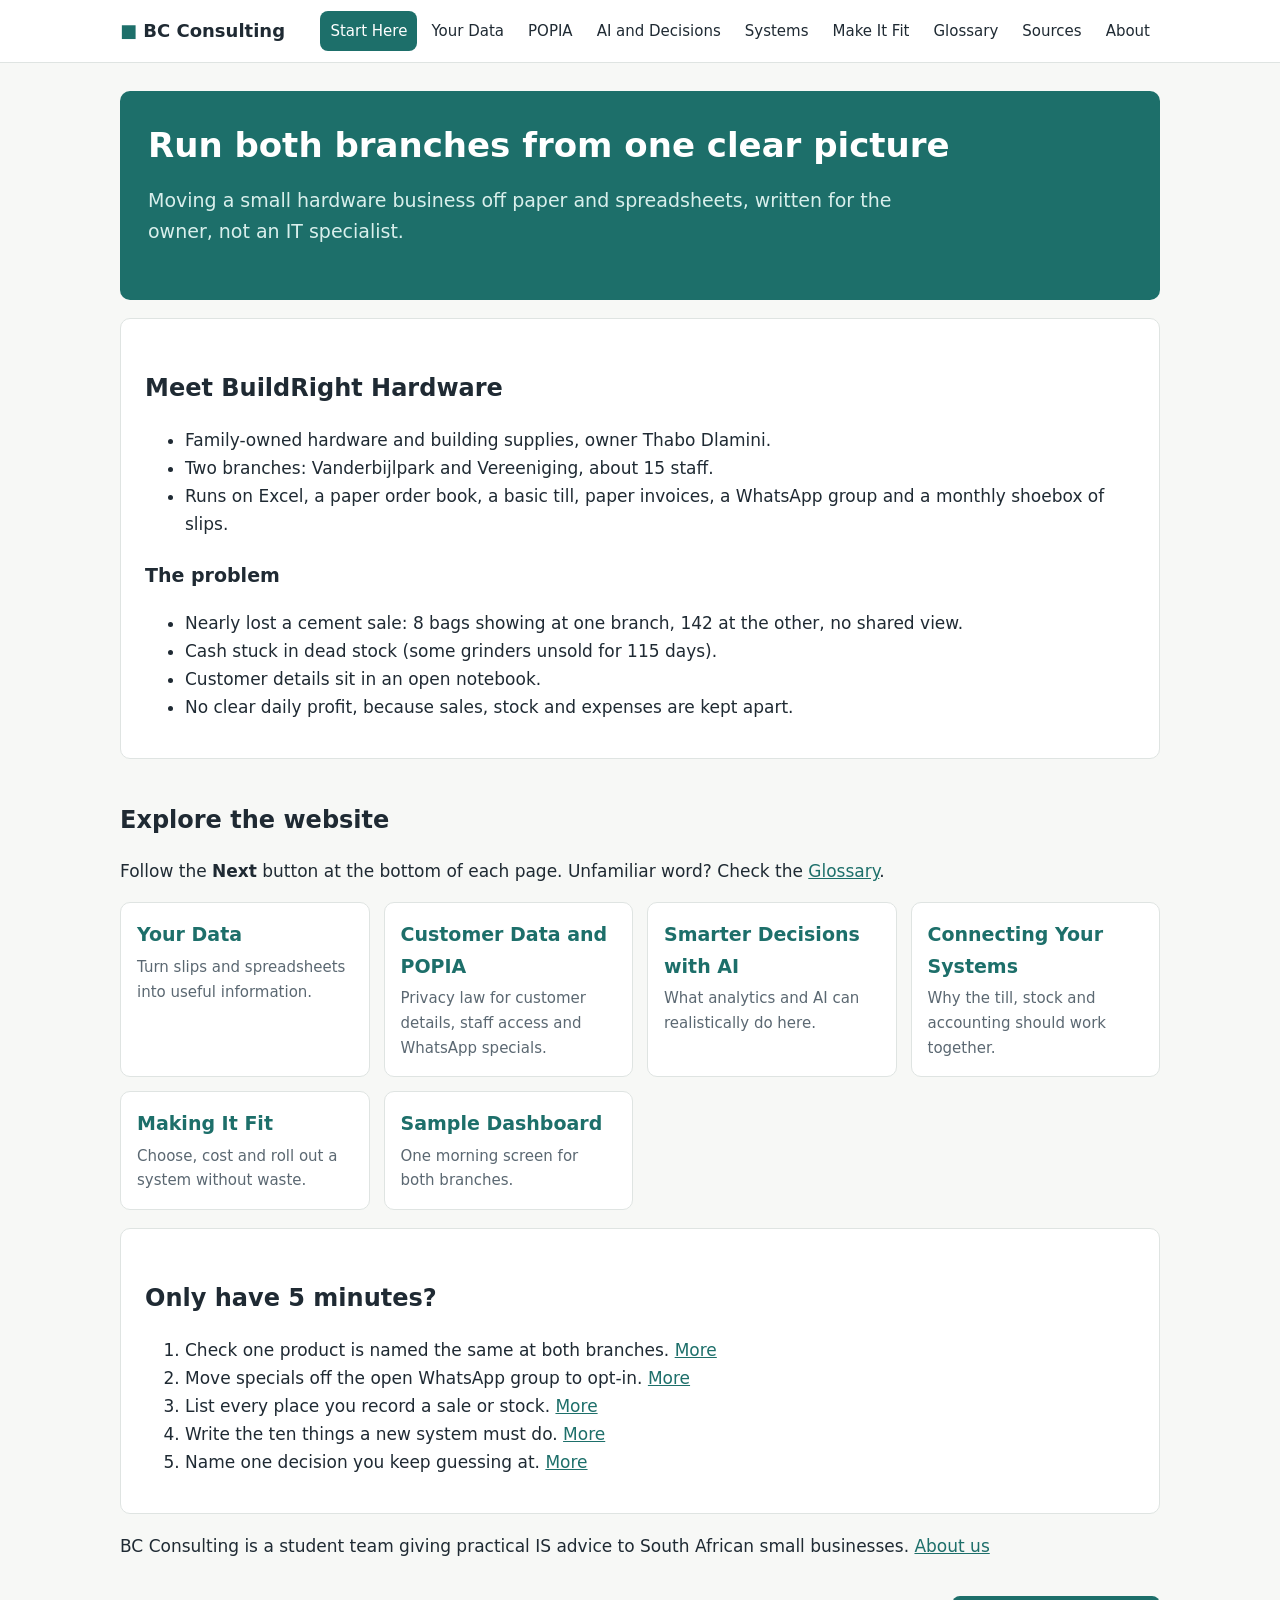
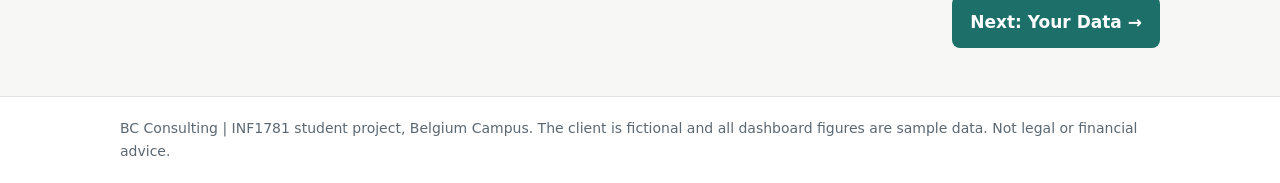
<file: index.html>
<!doctype html>
<html lang="en">
<head>
<meta charset="utf-8">
<meta name="viewport" content="width=device-width, initial-scale=1">
<title>Start Here | INF1781</title>
<link rel="stylesheet" href="css/style.css">
</head>
<body>
<main><div class="wrap">
<section class="hero">
<h1>Run both branches from one clear picture</h1>
<p class="lead">Moving a small hardware business off paper and spreadsheets, written for the owner, not an IT specialist.</p>
</section>
<section class="section">
<h2>Meet BuildRight Hardware</h2>
<ul>
<li>Family-owned hardware and building supplies, owner Thabo Dlamini.</li>
<li>Two branches: Vanderbijlpark and Vereeniging, about 15 staff.</li>
<li>Runs on Excel, a paper order book, a basic till, paper invoices, a WhatsApp group and a monthly shoebox of slips.</li>
</ul>
<h3>The problem</h3>
<ul>
<li>Nearly lost a cement sale: 8 bags showing at one branch, 142 at the other, no shared view.</li>
<li>Cash stuck in dead stock (some grinders unsold for 115 days).</li>
<li>Customer details sit in an open notebook.</li>
<li>No clear daily profit, because sales, stock and expenses are kept apart.</li>
</ul>
</section>
<h2>Explore the website</h2>
<p>Follow the <b>Next</b> button at the bottom of each page. Unfamiliar word? Check the <a href="glossary.html">Glossary</a>.</p>
<div class="cards">
<a class="card" href="data.html"><h3>Your Data</h3><p>Turn slips and spreadsheets into useful information.</p></a>
<a class="card" href="popia.html"><h3>Customer Data and POPIA</h3><p>Privacy law for customer details, staff access and WhatsApp specials.</p></a>
<a class="card" href="ai.html"><h3>Smarter Decisions with AI</h3><p>What analytics and AI can realistically do here.</p></a>
<a class="card" href="systems.html"><h3>Connecting Your Systems</h3><p>Why the till, stock and accounting should work together.</p></a>
<a class="card" href="fit.html"><h3>Making It Fit</h3><p>Choose, cost and roll out a system without waste.</p></a>
<a class="card" href="dashboard.html"><h3>Sample Dashboard</h3><p>One morning screen for both branches.</p></a>
</div>
<section class="section">
<h2>Only have 5 minutes?</h2>
<ol>
<li>Check one product is named the same at both branches. <a href="data-quality.html">More</a></li>
<li>Move specials off the open WhatsApp group to opt-in. <a href="popia.html">More</a></li>
<li>List every place you record a sale or stock. <a href="systems.html">More</a></li>
<li>Write the ten things a new system must do. <a href="fit.html">More</a></li>
<li>Name one decision you keep guessing at. <a href="ai.html">More</a></li>
</ol>
</section>
<p>BC Consulting is a student team giving practical IS advice to South African small businesses. <a href="about.html">About us</a></p>

<div id="next-prev"></div>
</div></main>
<script src="js/nav.js"></script>
</body>
</html>
</file>
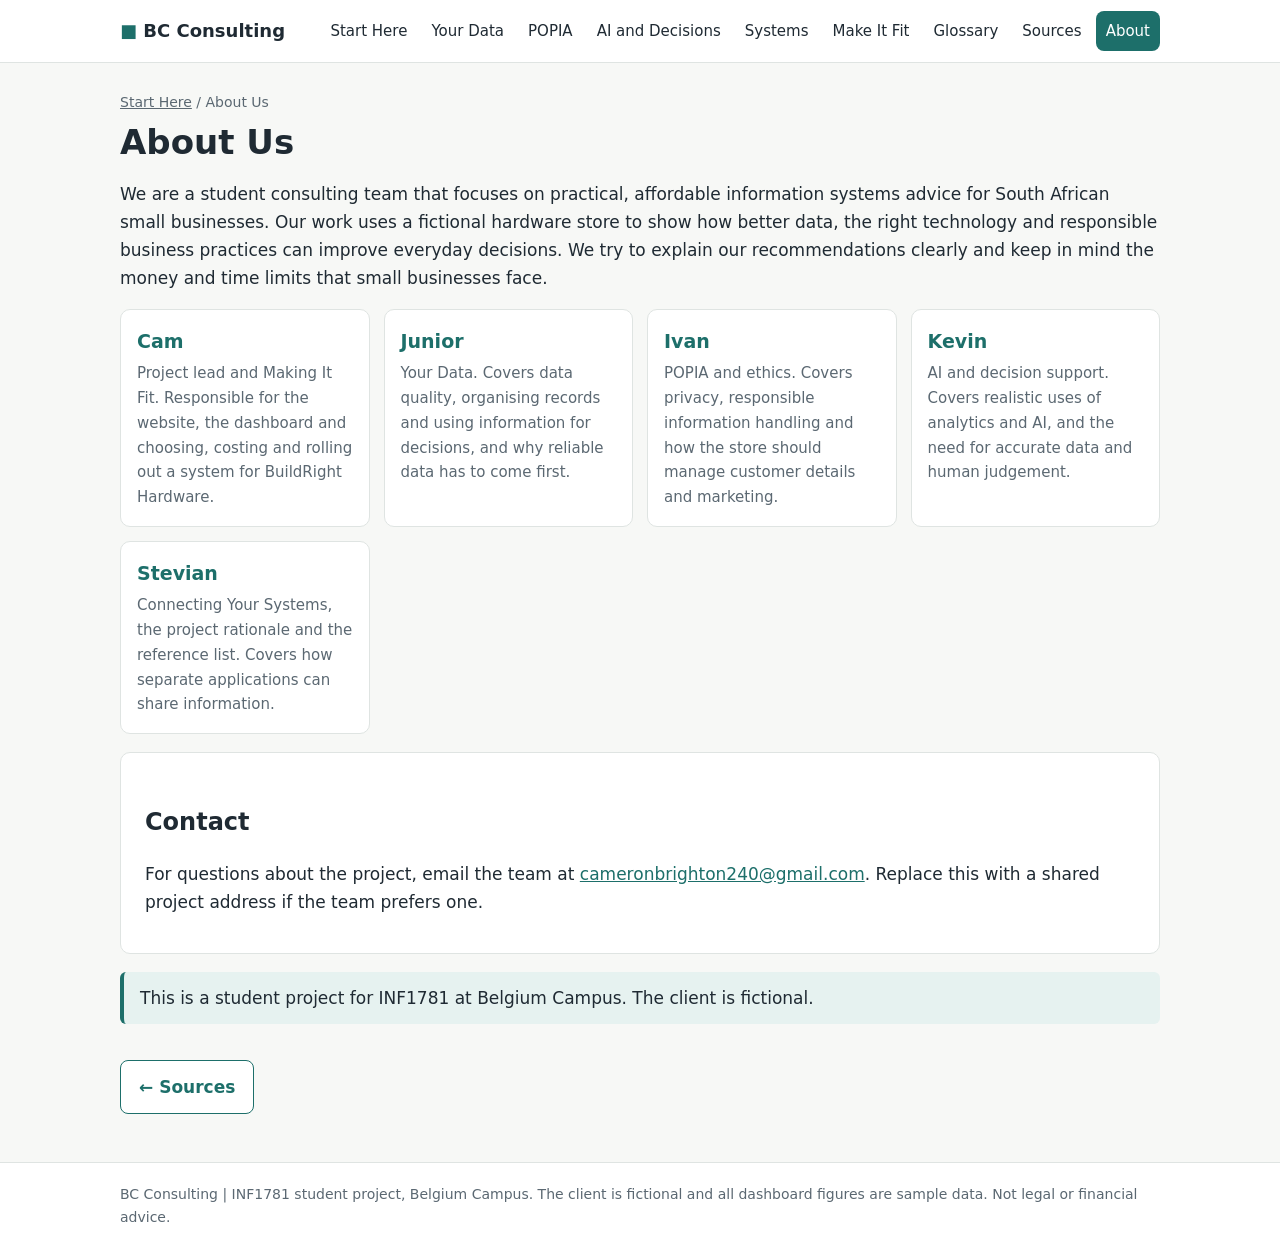
<file: about.html>
<!doctype html>
<html lang="en">
<head>
<meta charset="utf-8">
<meta name="viewport" content="width=device-width, initial-scale=1">
<title>About Us | INF1781</title>
<link rel="stylesheet" href="css/style.css">
</head>
<body>
<main><div class="wrap">
<div class="breadcrumb"><a href="index.html">Start Here</a> / About Us</div>
<h1>About Us</h1>
<p>We are a student consulting team that focuses on practical, affordable information systems advice for South African small businesses. Our work uses a fictional hardware store to show how better data, the right technology and responsible business practices can improve everyday decisions. We try to explain our recommendations clearly and keep in mind the money and time limits that small businesses face.</p>
<div class="cards">
<div class="card"><h3>Cam</h3><p>Project lead and Making It Fit. Responsible for the website, the dashboard and choosing, costing and rolling out a system for BuildRight Hardware.</p></div>
<div class="card"><h3>Junior</h3><p>Your Data. Covers data quality, organising records and using information for decisions, and why reliable data has to come first.</p></div>
<div class="card"><h3>Ivan</h3><p>POPIA and ethics. Covers privacy, responsible information handling and how the store should manage customer details and marketing.</p></div>
<div class="card"><h3>Kevin</h3><p>AI and decision support. Covers realistic uses of analytics and AI, and the need for accurate data and human judgement.</p></div>
<div class="card"><h3>Stevian</h3><p>Connecting Your Systems, the project rationale and the reference list. Covers how separate applications can share information.</p></div>
</div>
<section class="section"><h2>Contact</h2><p>For questions about the project, email the team at <a href="mailto:cameronbrighton240@gmail.com">cameronbrighton240@gmail.com</a>. Replace this with a shared project address if the team prefers one.</p></section>
<p class="callout">This is a student project for INF1781 at Belgium Campus. The client is fictional.</p>
<div id="next-prev"></div>
</div></main>
<script src="js/nav.js"></script>
</body>
</html>
</file>
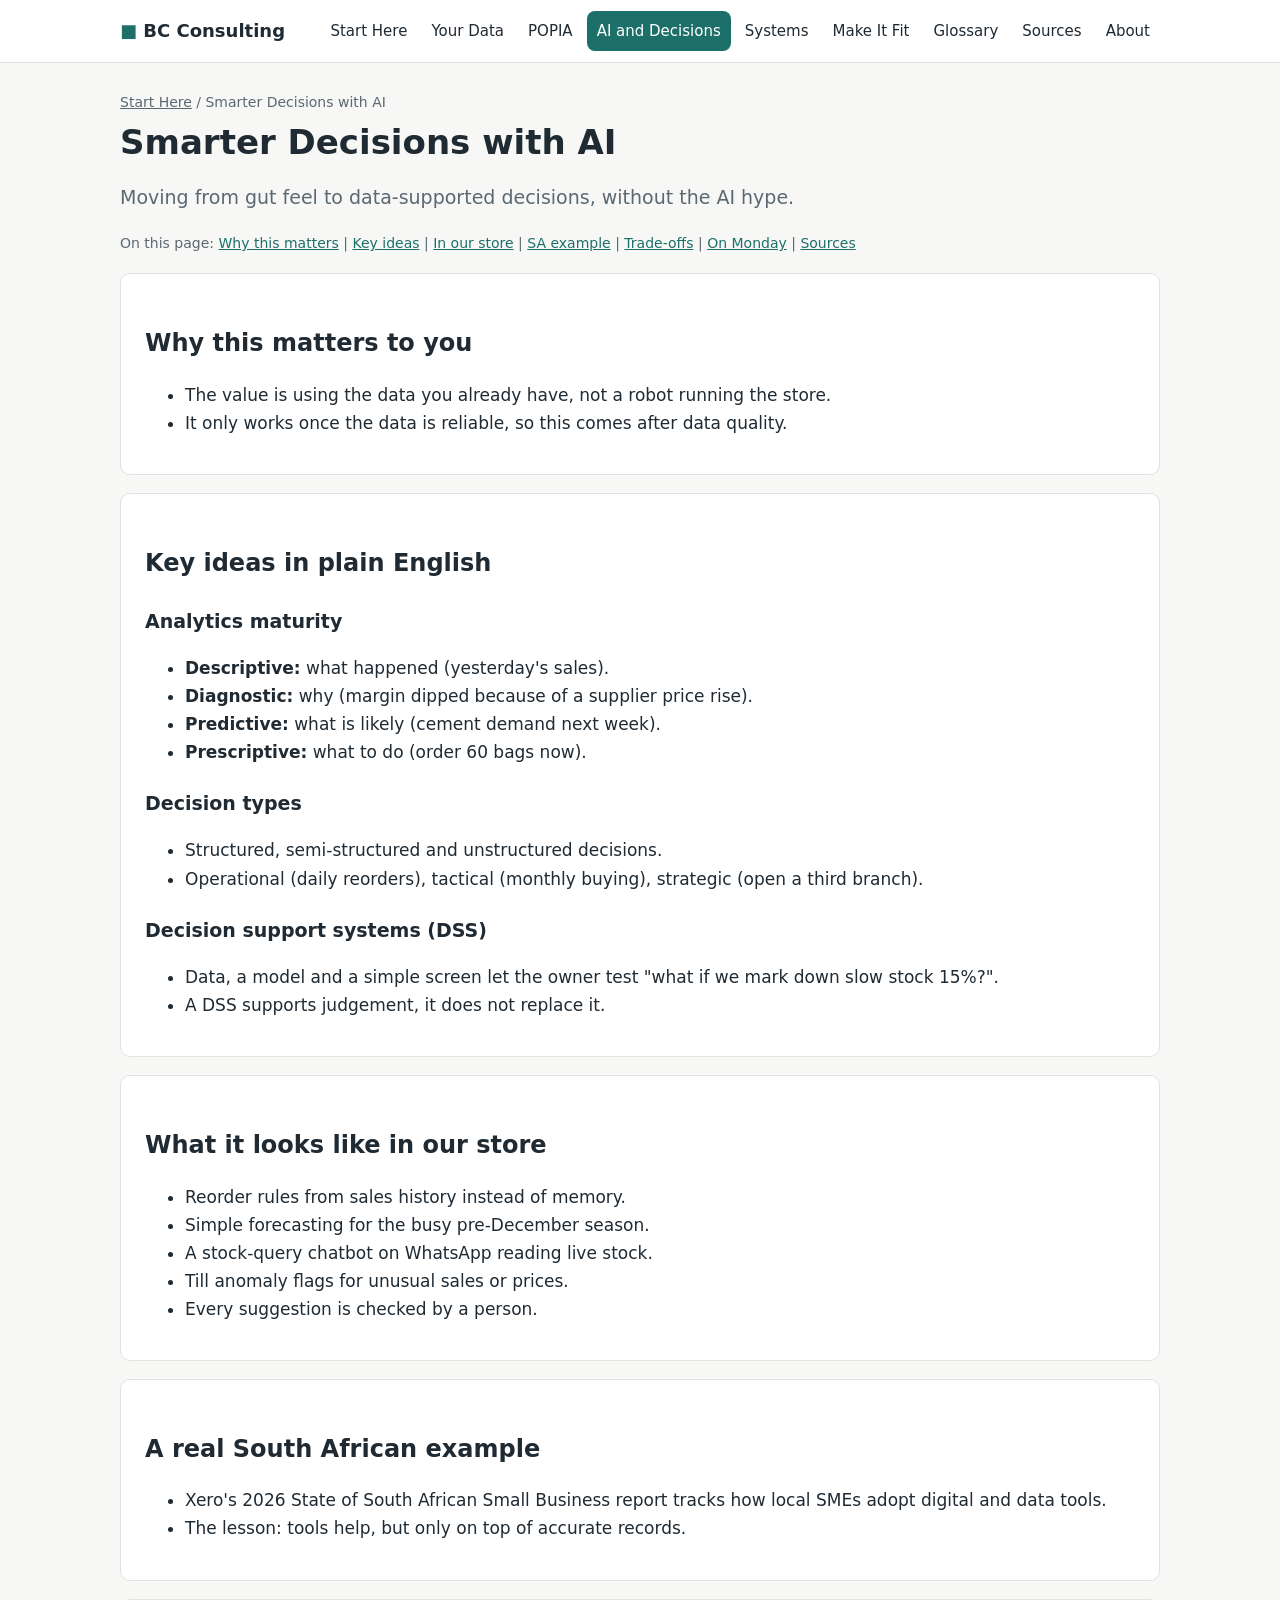
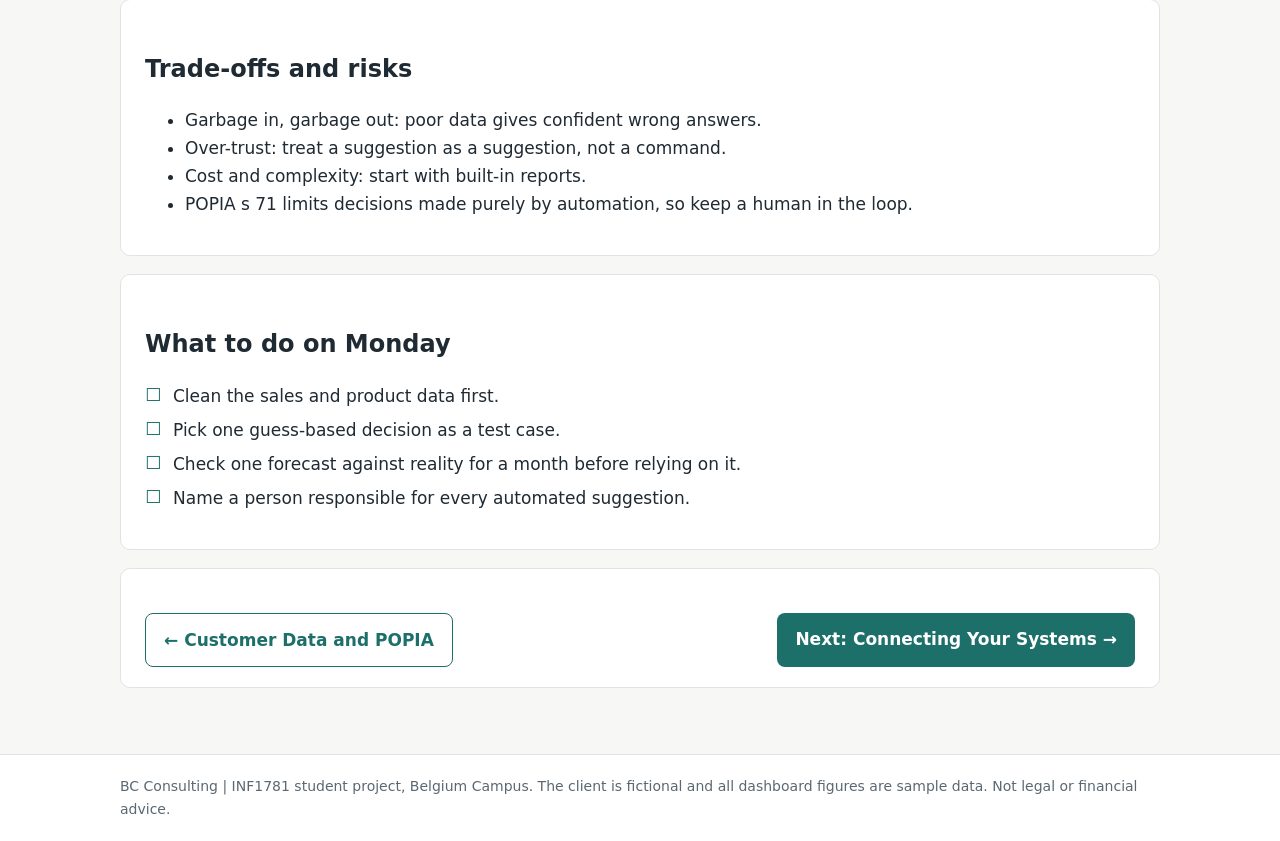
<file: ai.html>
<!doctype html>
<html lang="en">
<head>
<meta charset="utf-8">
<meta name="viewport" content="width=device-width, initial-scale=1">
<title>Smarter Decisions with AI | INF1781</title>
<link rel="stylesheet" href="css/style.css">
</head>
<body>
<main><div class="wrap">
<div class="breadcrumb"><a href="index.html">Start Here</a> / Smarter Decisions with AI</div>
<h1>Smarter Decisions with AI</h1>
<p class="lead">Moving from gut feel to data-supported decisions, without the AI hype.</p>
<p class="jump">On this page: <a href="#why">Why this matters</a> | <a href="#ideas">Key ideas</a> | <a href="#store">In our store</a> | <a href="#sa">SA example</a> | <a href="#tradeoffs">Trade-offs</a> | <a href="#monday">On Monday</a> | <a href="#sources">Sources</a></p>
<section class="section" id="why">
<h2>Why this matters to you</h2>
<ul>
<li>The value is using the data you already have, not a robot running the store.</li>
<li>It only works once the data is reliable, so this comes after data quality.</li>
</ul>
</section>
<section class="section" id="ideas">
<h2>Key ideas in plain English</h2>
<h3>Analytics maturity</h3>
<ul>
<li><b>Descriptive:</b> what happened (yesterday's sales).</li>
<li><b>Diagnostic:</b> why (margin dipped because of a supplier price rise).</li>
<li><b>Predictive:</b> what is likely (cement demand next week).</li>
<li><b>Prescriptive:</b> what to do (order 60 bags now).</li>
</ul>
<h3>Decision types</h3>
<ul>
<li>Structured, semi-structured and unstructured decisions.</li>
<li>Operational (daily reorders), tactical (monthly buying), strategic (open a third branch).</li>
</ul>
<h3>Decision support systems (DSS)</h3>
<ul>
<li>Data, a model and a simple screen let the owner test "what if we mark down slow stock 15%?".</li>
<li>A DSS supports judgement, it does not replace it.</li>
</ul>
</section>
<section class="section" id="store">
<h2>What it looks like in our store</h2>
<ul>
<li>Reorder rules from sales history instead of memory.</li>
<li>Simple forecasting for the busy pre-December season.</li>
<li>A stock-query chatbot on WhatsApp reading live stock.</li>
<li>Till anomaly flags for unusual sales or prices.</li>
<li>Every suggestion is checked by a person.</li>
</ul>
</section>
<section class="section" id="sa">
<h2>A real South African example</h2>
<ul>
<li>Xero's 2026 State of South African Small Business report tracks how local SMEs adopt digital and data tools.</li>
<li>The lesson: tools help, but only on top of accurate records.</li>
</ul>
</section>
<section class="section" id="tradeoffs">
<h2>Trade-offs and risks</h2>
<ul>
<li>Garbage in, garbage out: poor data gives confident wrong answers.</li>
<li>Over-trust: treat a suggestion as a suggestion, not a command.</li>
<li>Cost and complexity: start with built-in reports.</li>
<li>POPIA s 71 limits decisions made purely by automation, so keep a human in the loop.</li>
</ul>
</section>
<section class="section" id="monday">
<h2>What to do on Monday</h2>
<ul class="checklist">
<li>Clean the sales and product data first.</li>
<li>Pick one guess-based decision as a test case.</li>
<li>Check one forecast against reality for a month before relying on it.</li>
<li>Name a person responsible for every automated suggestion.</li>
</ul>
</section>
<section class="section" id="sources">

<div id="next-prev"></div>
</div></main>
<script src="js/nav.js"></script>
</body>
</html>
</file>
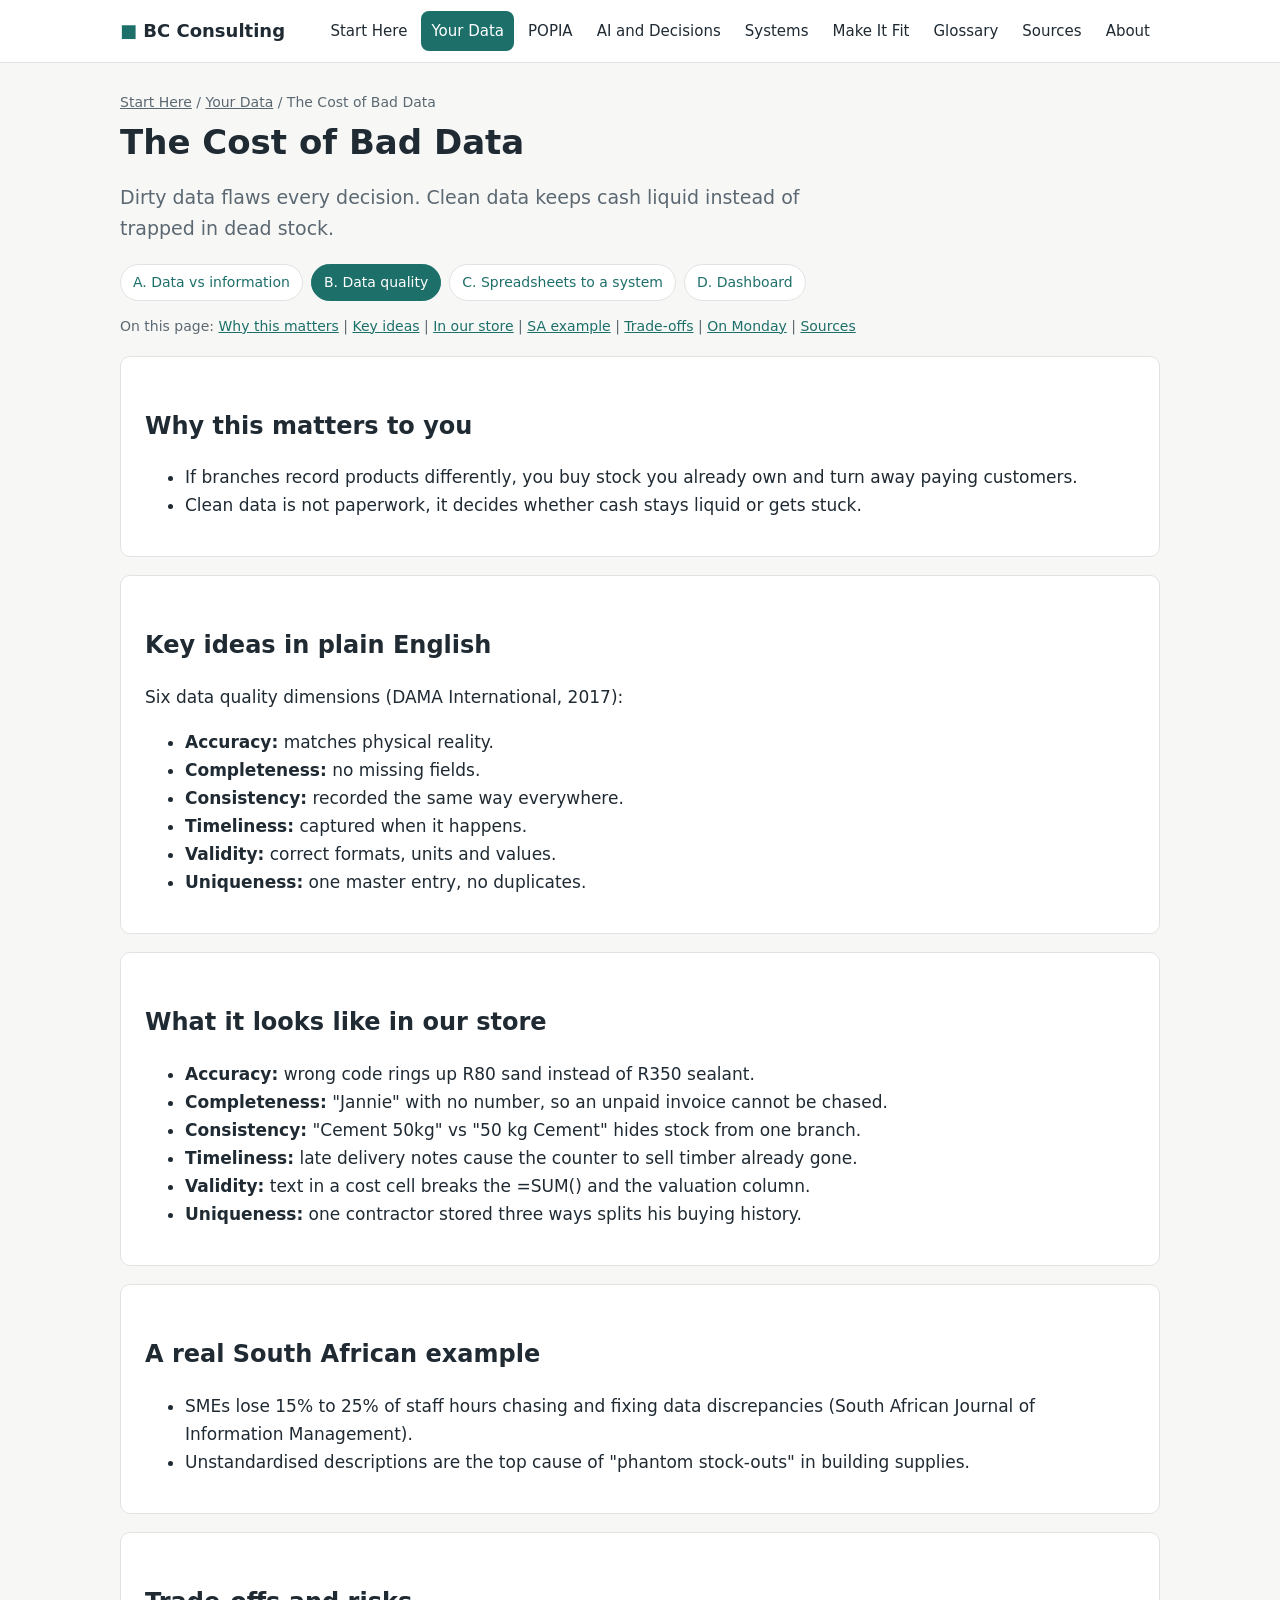
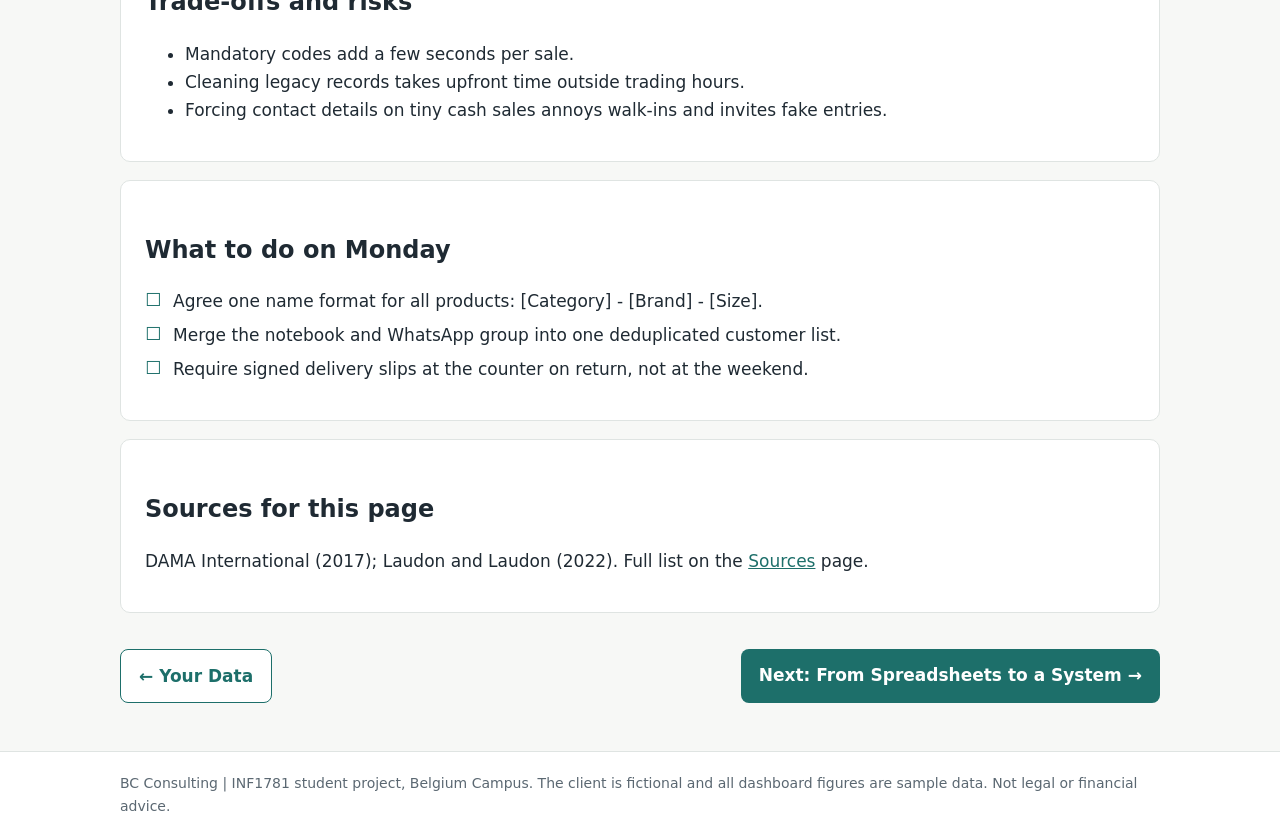
<file: data-quality.html>
<!doctype html>
<html lang="en">
<head>
<meta charset="utf-8">
<meta name="viewport" content="width=device-width, initial-scale=1">
<title>The Cost of Bad Data | INF1781</title>
<link rel="stylesheet" href="css/style.css">
</head>
<body>
<main><div class="wrap">
<div class="breadcrumb"><a href="index.html">Start Here</a> / <a href="data.html">Your Data</a> / The Cost of Bad Data</div>
<h1>The Cost of Bad Data</h1>
<p class="lead">Dirty data flaws every decision. Clean data keeps cash liquid instead of trapped in dead stock.</p>
<div id="subnav"></div>
<p class="jump">On this page: <a href="#why">Why this matters</a> | <a href="#ideas">Key ideas</a> | <a href="#store">In our store</a> | <a href="#sa">SA example</a> | <a href="#tradeoffs">Trade-offs</a> | <a href="#monday">On Monday</a> | <a href="#sources">Sources</a></p>
<section class="section" id="why">
<h2>Why this matters to you</h2>
<ul>
<li>If branches record products differently, you buy stock you already own and turn away paying customers.</li>
<li>Clean data is not paperwork, it decides whether cash stays liquid or gets stuck.</li>
</ul>
</section>
<section class="section" id="ideas">
<h2>Key ideas in plain English</h2>
<p>Six data quality dimensions (DAMA International, 2017):</p>
<ul>
<li><b>Accuracy:</b> matches physical reality.</li>
<li><b>Completeness:</b> no missing fields.</li>
<li><b>Consistency:</b> recorded the same way everywhere.</li>
<li><b>Timeliness:</b> captured when it happens.</li>
<li><b>Validity:</b> correct formats, units and values.</li>
<li><b>Uniqueness:</b> one master entry, no duplicates.</li>
</ul>
</section>
<section class="section" id="store">
<h2>What it looks like in our store</h2>
<ul>
<li><b>Accuracy:</b> wrong code rings up R80 sand instead of R350 sealant.</li>
<li><b>Completeness:</b> "Jannie" with no number, so an unpaid invoice cannot be chased.</li>
<li><b>Consistency:</b> "Cement 50kg" vs "50 kg Cement" hides stock from one branch.</li>
<li><b>Timeliness:</b> late delivery notes cause the counter to sell timber already gone.</li>
<li><b>Validity:</b> text in a cost cell breaks the =SUM() and the valuation column.</li>
<li><b>Uniqueness:</b> one contractor stored three ways splits his buying history.</li>
</ul>
</section>
<section class="section" id="sa">
<h2>A real South African example</h2>
<ul>
<li>SMEs lose 15% to 25% of staff hours chasing and fixing data discrepancies (South African Journal of Information Management).</li>
<li>Unstandardised descriptions are the top cause of "phantom stock-outs" in building supplies.</li>
</ul>
</section>
<section class="section" id="tradeoffs">
<h2>Trade-offs and risks</h2>
<ul>
<li>Mandatory codes add a few seconds per sale.</li>
<li>Cleaning legacy records takes upfront time outside trading hours.</li>
<li>Forcing contact details on tiny cash sales annoys walk-ins and invites fake entries.</li>
</ul>
</section>
<section class="section" id="monday">
<h2>What to do on Monday</h2>
<ul class="checklist">
<li>Agree one name format for all products: [Category] - [Brand] - [Size].</li>
<li>Merge the notebook and WhatsApp group into one deduplicated customer list.</li>
<li>Require signed delivery slips at the counter on return, not at the weekend.</li>
</ul>
</section>
<section class="section" id="sources">
<h2>Sources for this page</h2>
<p>DAMA International (2017); Laudon and Laudon (2022). Full list on the <a href="sources.html">Sources</a> page.</p>
</section>

<div id="next-prev"></div>
</div></main>
<script src="js/nav.js"></script>
</body>
</html>
</file>
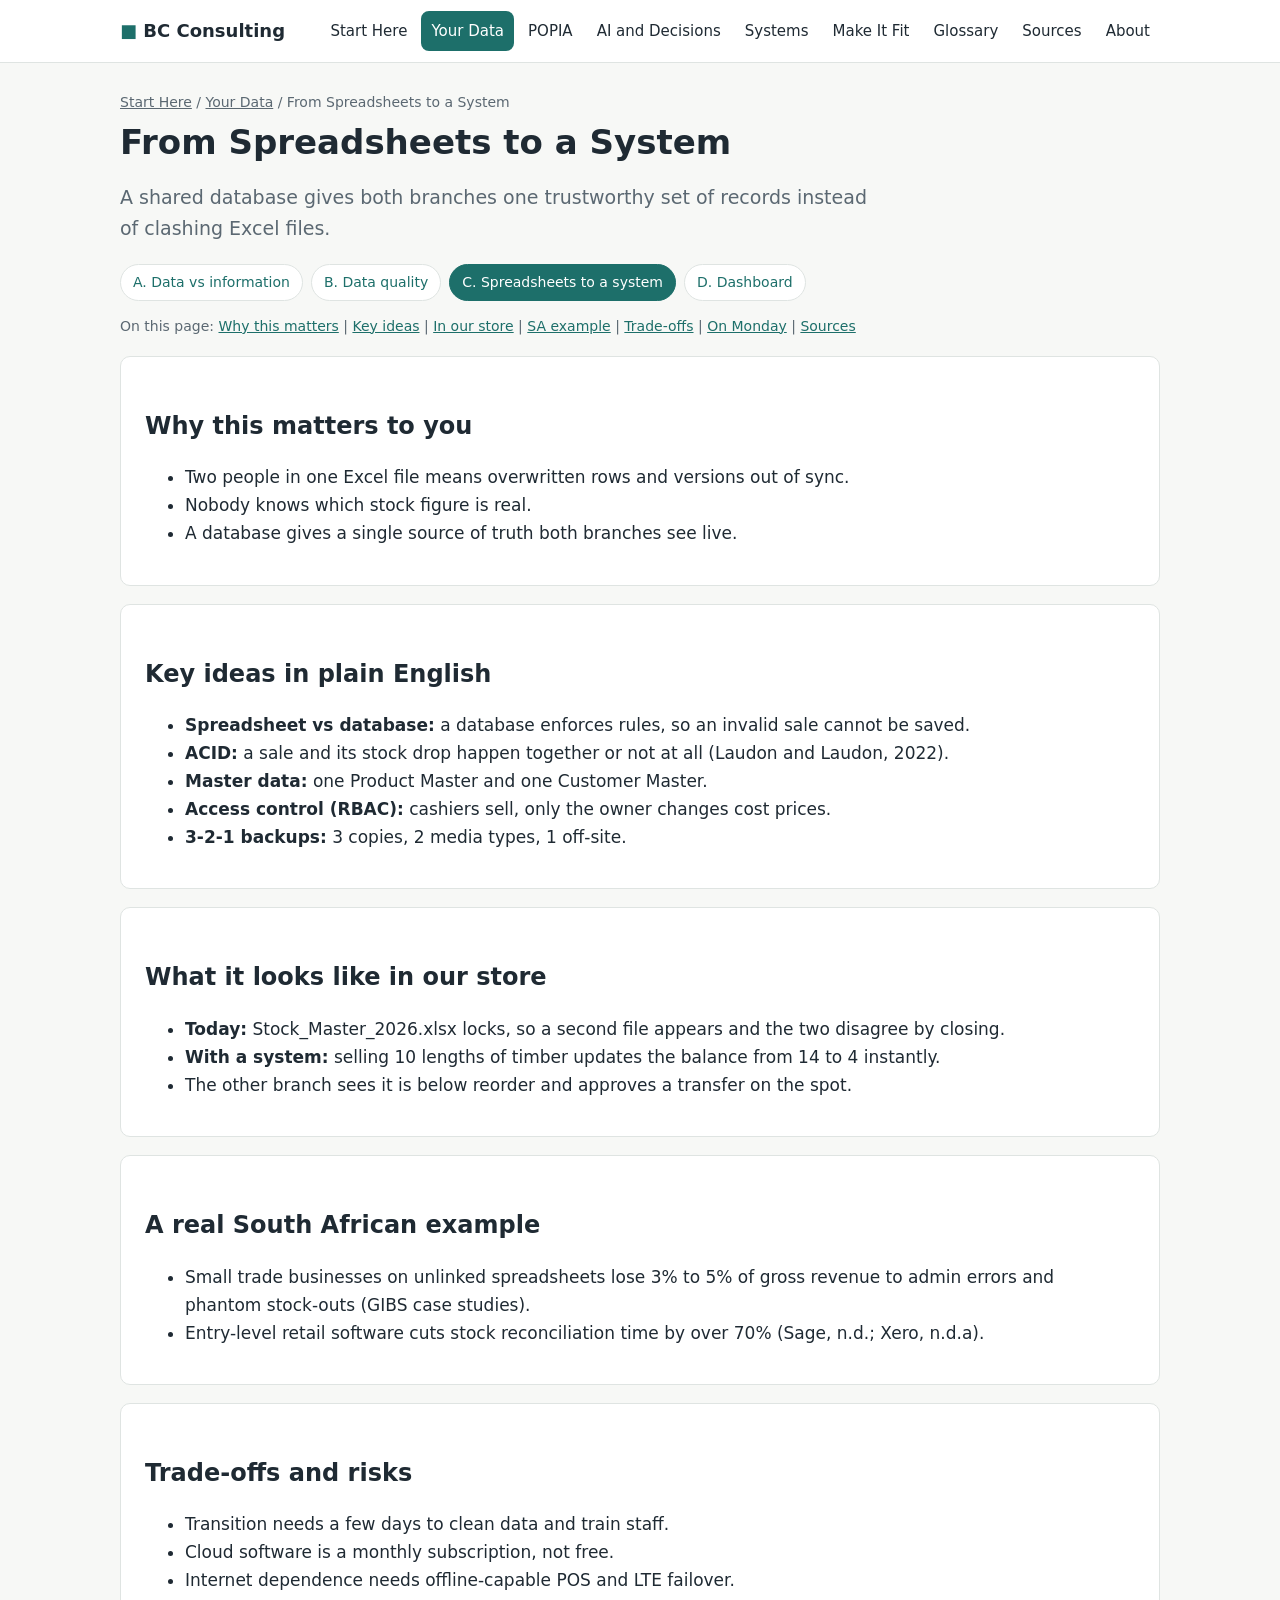
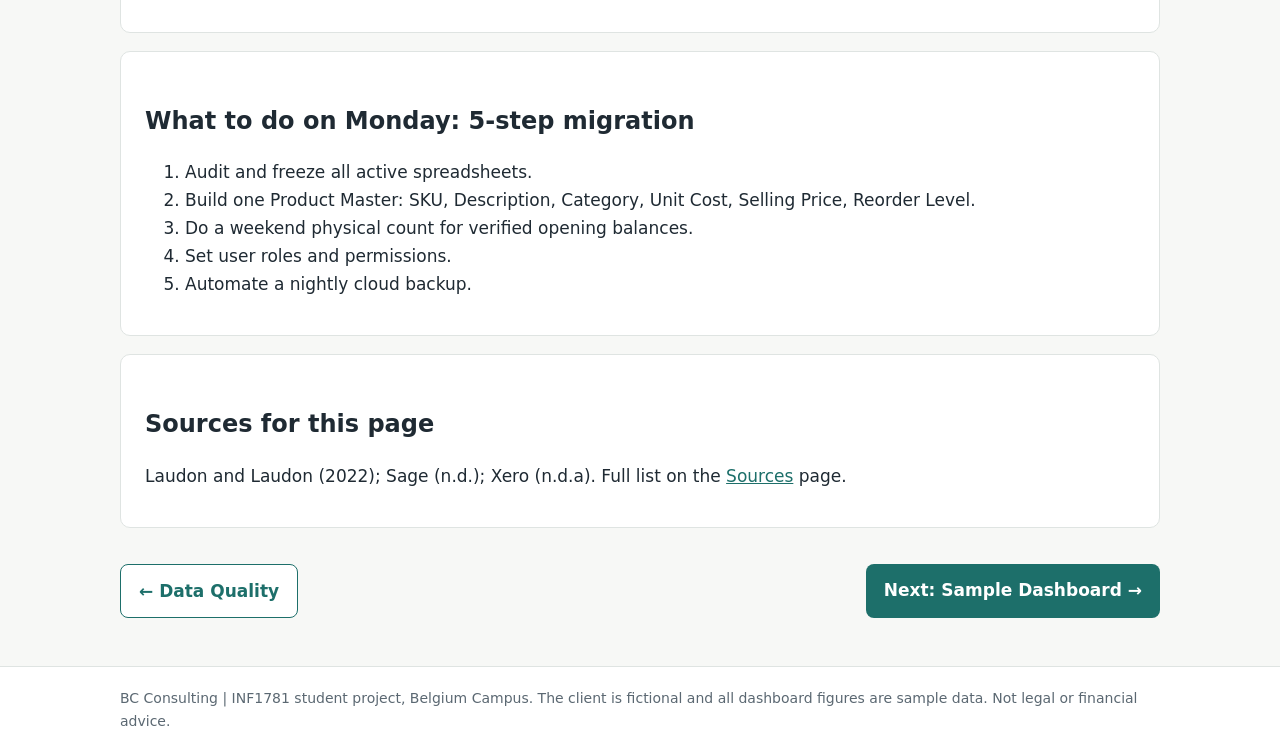
<file: data-systems.html>
<!doctype html>
<html lang="en">
<head>
<meta charset="utf-8">
<meta name="viewport" content="width=device-width, initial-scale=1">
<title>From Spreadsheets to a System | INF1781</title>
<link rel="stylesheet" href="css/style.css">
</head>
<body>
<main><div class="wrap">
<div class="breadcrumb"><a href="index.html">Start Here</a> / <a href="data.html">Your Data</a> / From Spreadsheets to a System</div>
<h1>From Spreadsheets to a System</h1>
<p class="lead">A shared database gives both branches one trustworthy set of records instead of clashing Excel files.</p>
<div id="subnav"></div>
<p class="jump">On this page: <a href="#why">Why this matters</a> | <a href="#ideas">Key ideas</a> | <a href="#store">In our store</a> | <a href="#sa">SA example</a> | <a href="#tradeoffs">Trade-offs</a> | <a href="#monday">On Monday</a> | <a href="#sources">Sources</a></p>
<section class="section" id="why">
<h2>Why this matters to you</h2>
<ul>
<li>Two people in one Excel file means overwritten rows and versions out of sync.</li>
<li>Nobody knows which stock figure is real.</li>
<li>A database gives a single source of truth both branches see live.</li>
</ul>
</section>
<section class="section" id="ideas">
<h2>Key ideas in plain English</h2>
<ul>
<li><b>Spreadsheet vs database:</b> a database enforces rules, so an invalid sale cannot be saved.</li>
<li><b>ACID:</b> a sale and its stock drop happen together or not at all (Laudon and Laudon, 2022).</li>
<li><b>Master data:</b> one Product Master and one Customer Master.</li>
<li><b>Access control (RBAC):</b> cashiers sell, only the owner changes cost prices.</li>
<li><b>3-2-1 backups:</b> 3 copies, 2 media types, 1 off-site.</li>
</ul>
</section>
<section class="section" id="store">
<h2>What it looks like in our store</h2>
<ul>
<li><b>Today:</b> Stock_Master_2026.xlsx locks, so a second file appears and the two disagree by closing.</li>
<li><b>With a system:</b> selling 10 lengths of timber updates the balance from 14 to 4 instantly.</li>
<li>The other branch sees it is below reorder and approves a transfer on the spot.</li>
</ul>
</section>
<section class="section" id="sa">
<h2>A real South African example</h2>
<ul>
<li>Small trade businesses on unlinked spreadsheets lose 3% to 5% of gross revenue to admin errors and phantom stock-outs (GIBS case studies).</li>
<li>Entry-level retail software cuts stock reconciliation time by over 70% (Sage, n.d.; Xero, n.d.a).</li>
</ul>
</section>
<section class="section" id="tradeoffs">
<h2>Trade-offs and risks</h2>
<ul>
<li>Transition needs a few days to clean data and train staff.</li>
<li>Cloud software is a monthly subscription, not free.</li>
<li>Internet dependence needs offline-capable POS and LTE failover.</li>
</ul>
</section>
<section class="section" id="monday">
<h2>What to do on Monday: 5-step migration</h2>
<ol>
<li>Audit and freeze all active spreadsheets.</li>
<li>Build one Product Master: SKU, Description, Category, Unit Cost, Selling Price, Reorder Level.</li>
<li>Do a weekend physical count for verified opening balances.</li>
<li>Set user roles and permissions.</li>
<li>Automate a nightly cloud backup.</li>
</ol>
</section>
<section class="section" id="sources">
<h2>Sources for this page</h2>
<p>Laudon and Laudon (2022); Sage (n.d.); Xero (n.d.a). Full list on the <a href="sources.html">Sources</a> page.</p>
</section>

<div id="next-prev"></div>
</div></main>
<script src="js/nav.js"></script>
</body>
</html>
</file>
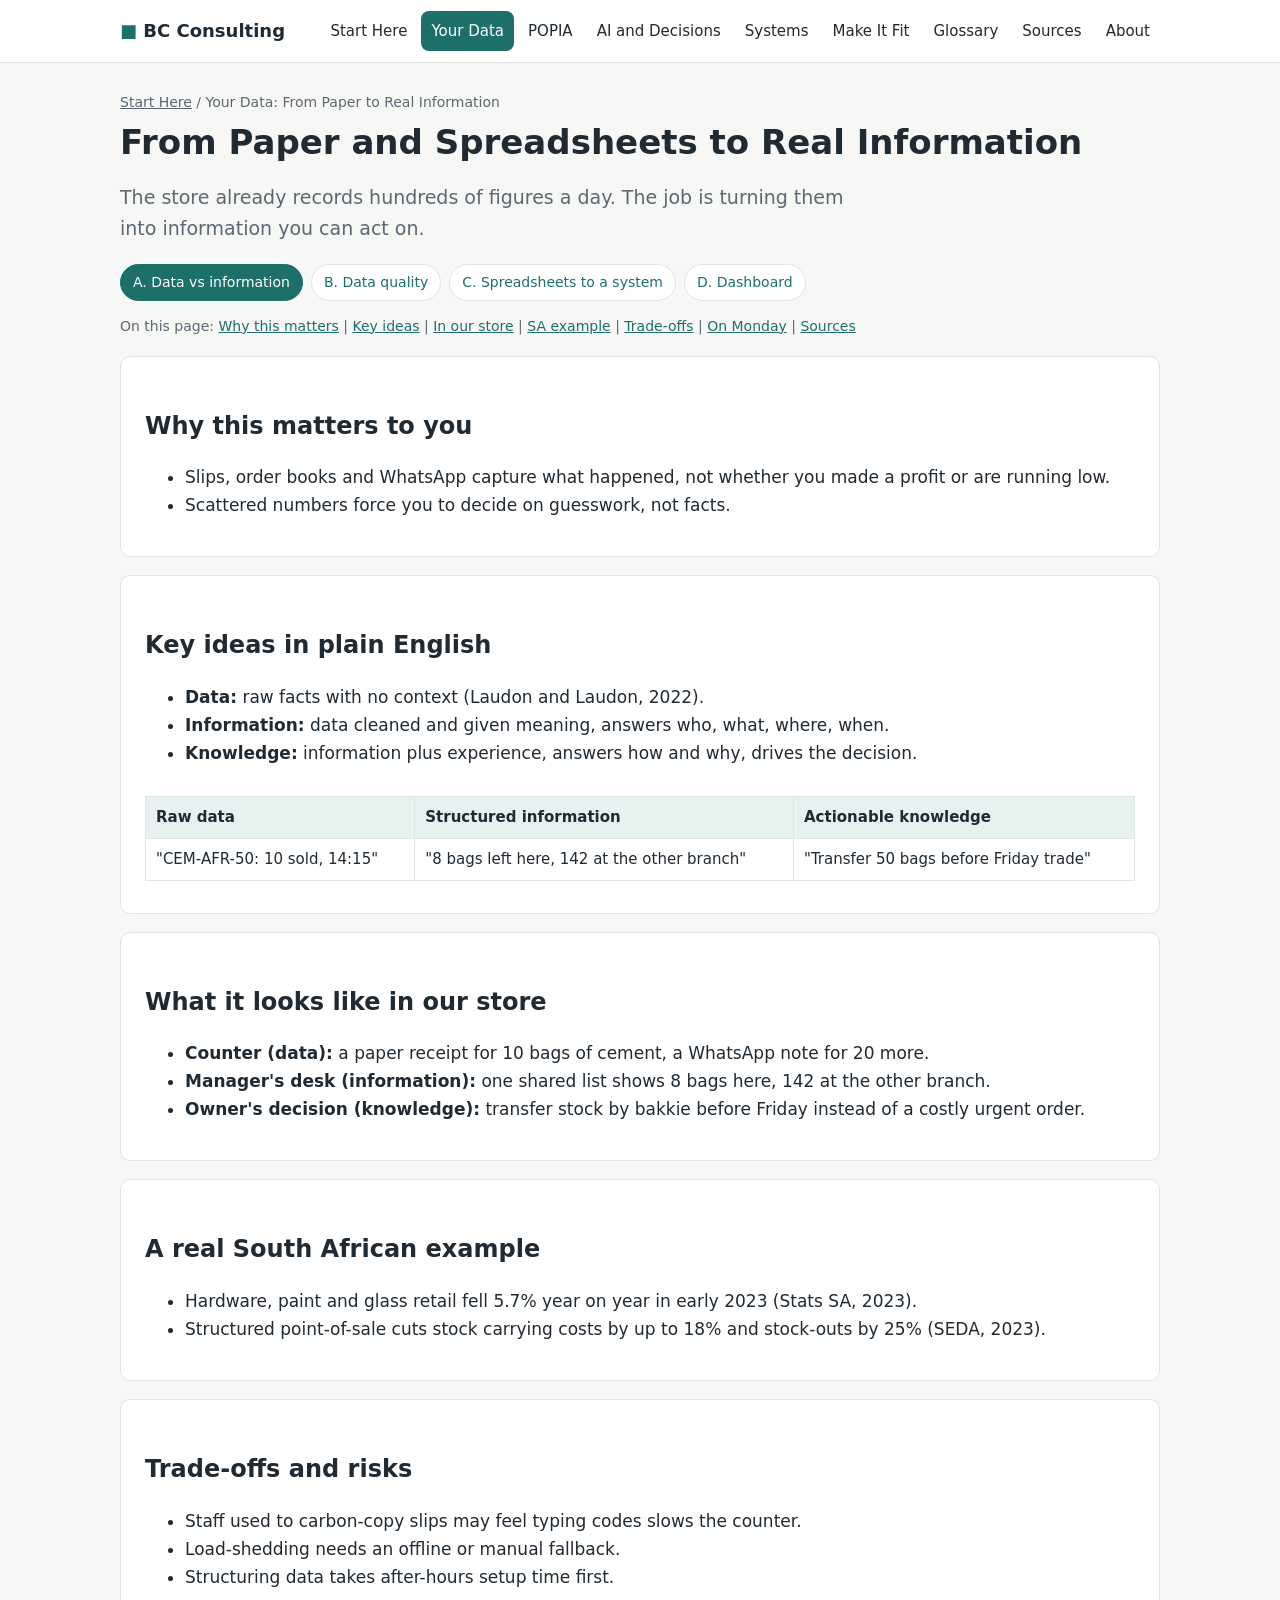
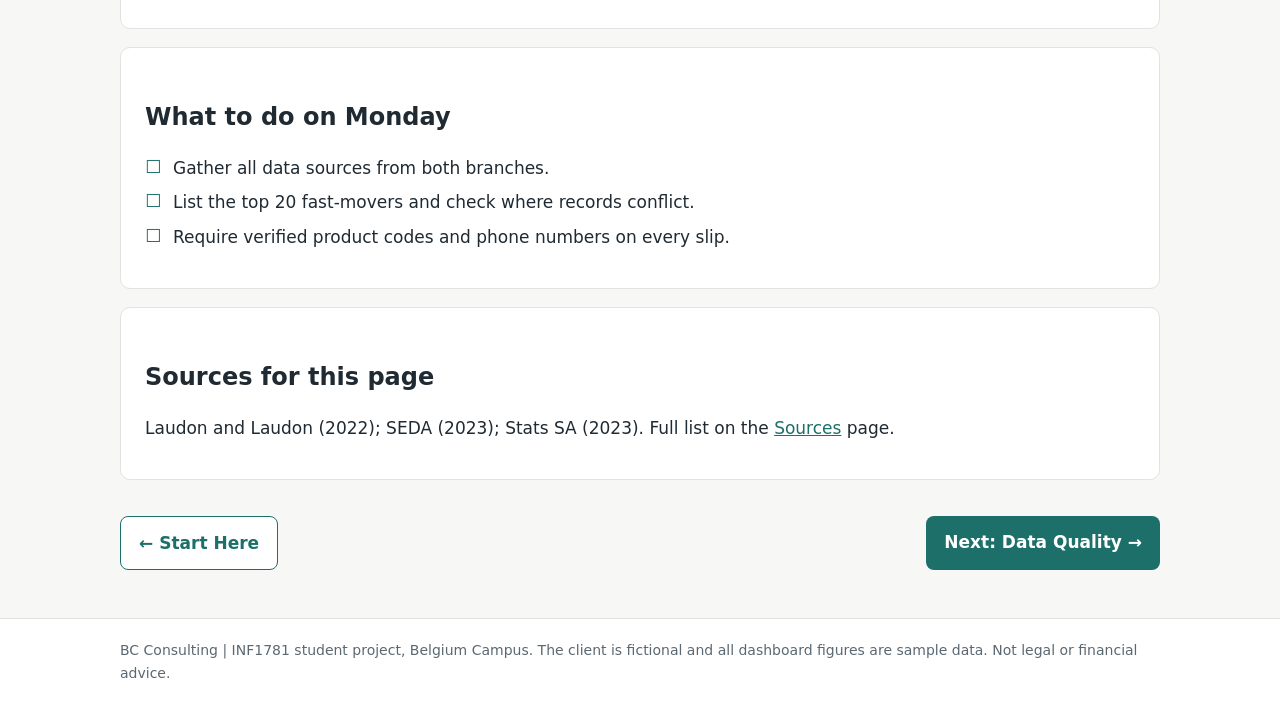
<file: data.html>
<!doctype html>
<html lang="en">
<head>
<meta charset="utf-8">
<meta name="viewport" content="width=device-width, initial-scale=1">
<title>Your Data: From Paper to Real Information | INF1781</title>
<link rel="stylesheet" href="css/style.css">
</head>
<body>
<main><div class="wrap">
<div class="breadcrumb"><a href="index.html">Start Here</a> / Your Data: From Paper to Real Information</div>
<h1>From Paper and Spreadsheets to Real Information</h1>
<p class="lead">The store already records hundreds of figures a day. The job is turning them into information you can act on.</p>
<div id="subnav"></div>
<p class="jump">On this page: <a href="#why">Why this matters</a> | <a href="#ideas">Key ideas</a> | <a href="#store">In our store</a> | <a href="#sa">SA example</a> | <a href="#tradeoffs">Trade-offs</a> | <a href="#monday">On Monday</a> | <a href="#sources">Sources</a></p>
<section class="section" id="why">
<h2>Why this matters to you</h2>
<ul>
<li>Slips, order books and WhatsApp capture what happened, not whether you made a profit or are running low.</li>
<li>Scattered numbers force you to decide on guesswork, not facts.</li>
</ul>
</section>
<section class="section" id="ideas">
<h2>Key ideas in plain English</h2>
<ul>
<li><b>Data:</b> raw facts with no context (Laudon and Laudon, 2022).</li>
<li><b>Information:</b> data cleaned and given meaning, answers who, what, where, when.</li>
<li><b>Knowledge:</b> information plus experience, answers how and why, drives the decision.</li>
</ul>
<div class="table-scroll"><table>
<tr><th>Raw data</th><th>Structured information</th><th>Actionable knowledge</th></tr>
<tr><td>"CEM-AFR-50: 10 sold, 14:15"</td><td>"8 bags left here, 142 at the other branch"</td><td>"Transfer 50 bags before Friday trade"</td></tr>
</table></div>
</section>
<section class="section" id="store">
<h2>What it looks like in our store</h2>
<ul>
<li><b>Counter (data):</b> a paper receipt for 10 bags of cement, a WhatsApp note for 20 more.</li>
<li><b>Manager's desk (information):</b> one shared list shows 8 bags here, 142 at the other branch.</li>
<li><b>Owner's decision (knowledge):</b> transfer stock by bakkie before Friday instead of a costly urgent order.</li>
</ul>
</section>
<section class="section" id="sa">
<h2>A real South African example</h2>
<ul>
<li>Hardware, paint and glass retail fell 5.7% year on year in early 2023 (Stats SA, 2023).</li>
<li>Structured point-of-sale cuts stock carrying costs by up to 18% and stock-outs by 25% (SEDA, 2023).</li>
</ul>
</section>
<section class="section" id="tradeoffs">
<h2>Trade-offs and risks</h2>
<ul>
<li>Staff used to carbon-copy slips may feel typing codes slows the counter.</li>
<li>Load-shedding needs an offline or manual fallback.</li>
<li>Structuring data takes after-hours setup time first.</li>
</ul>
</section>
<section class="section" id="monday">
<h2>What to do on Monday</h2>
<ul class="checklist">
<li>Gather all data sources from both branches.</li>
<li>List the top 20 fast-movers and check where records conflict.</li>
<li>Require verified product codes and phone numbers on every slip.</li>
</ul>
</section>
<section class="section" id="sources">
<h2>Sources for this page</h2>
<p>Laudon and Laudon (2022); SEDA (2023); Stats SA (2023). Full list on the <a href="sources.html">Sources</a> page.</p>
</section>

<div id="next-prev"></div>
</div></main>
<script src="js/nav.js"></script>
</body>
</html>
</file>
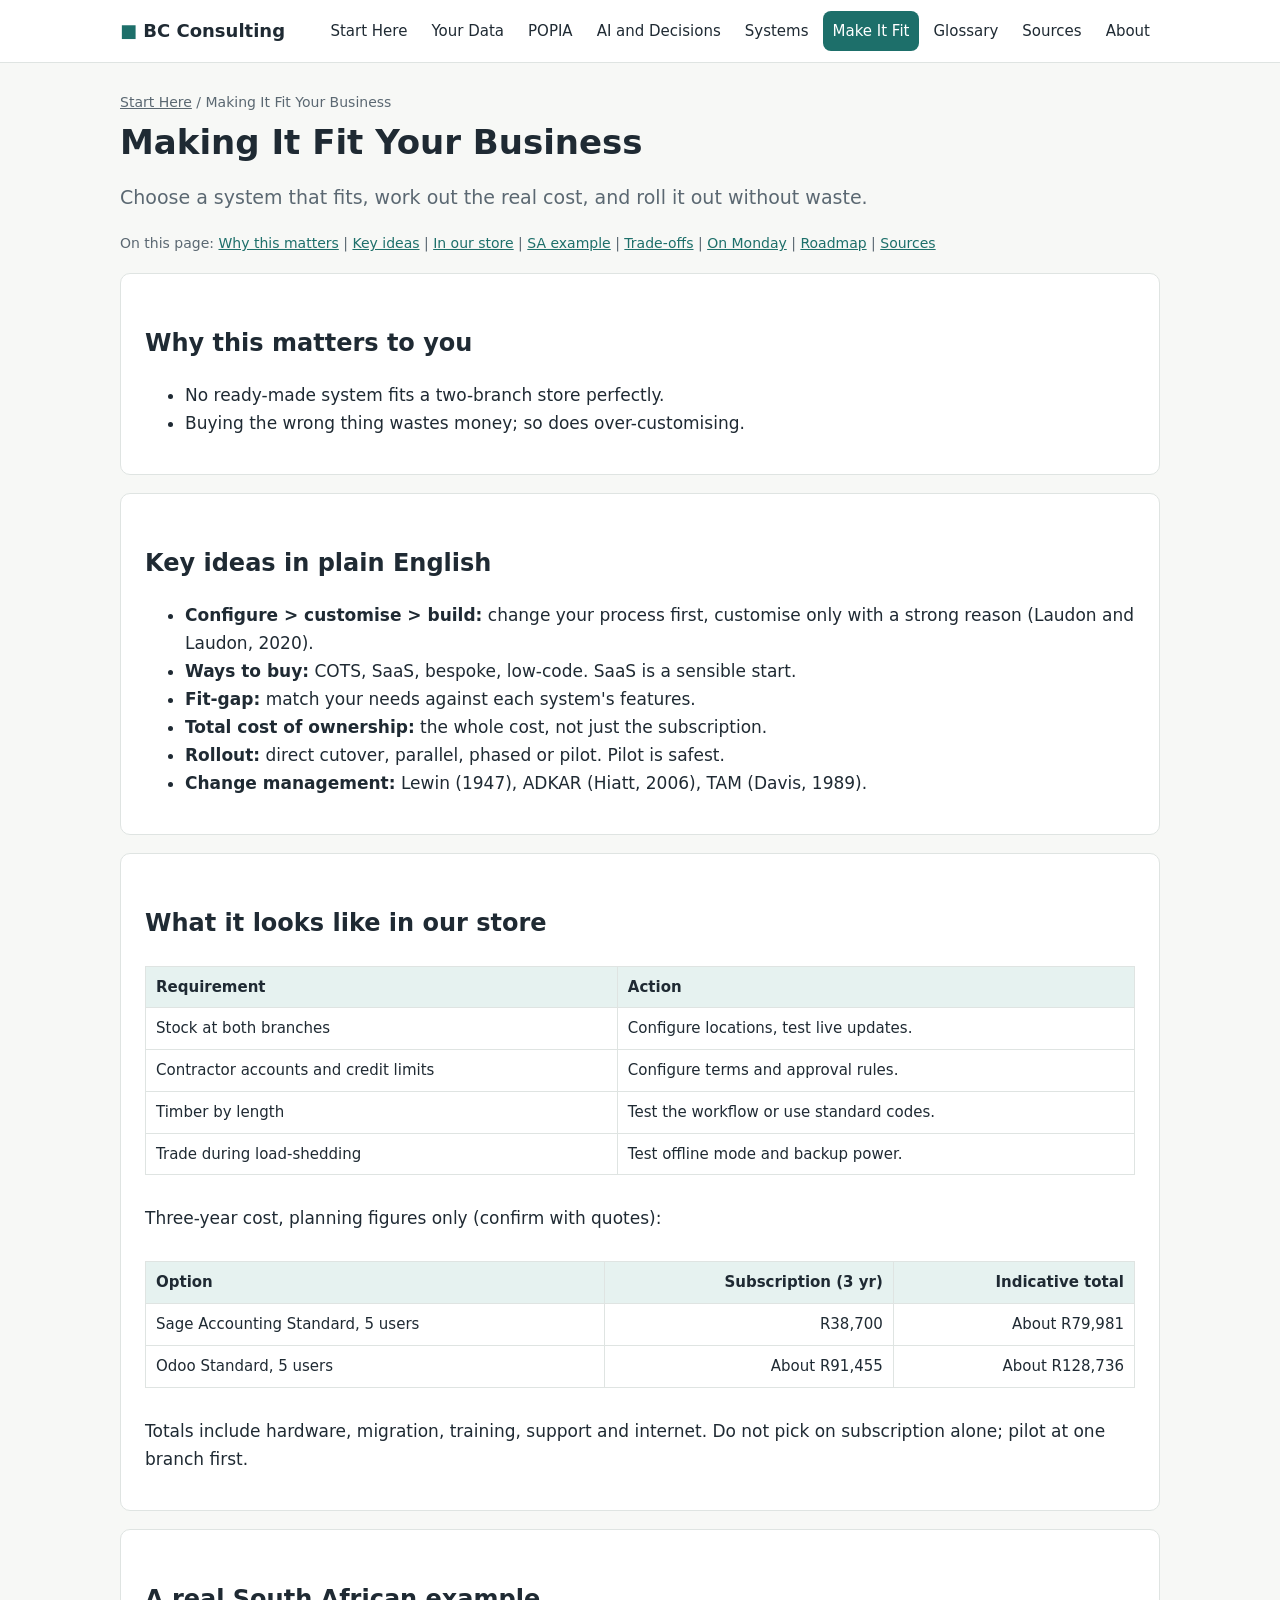
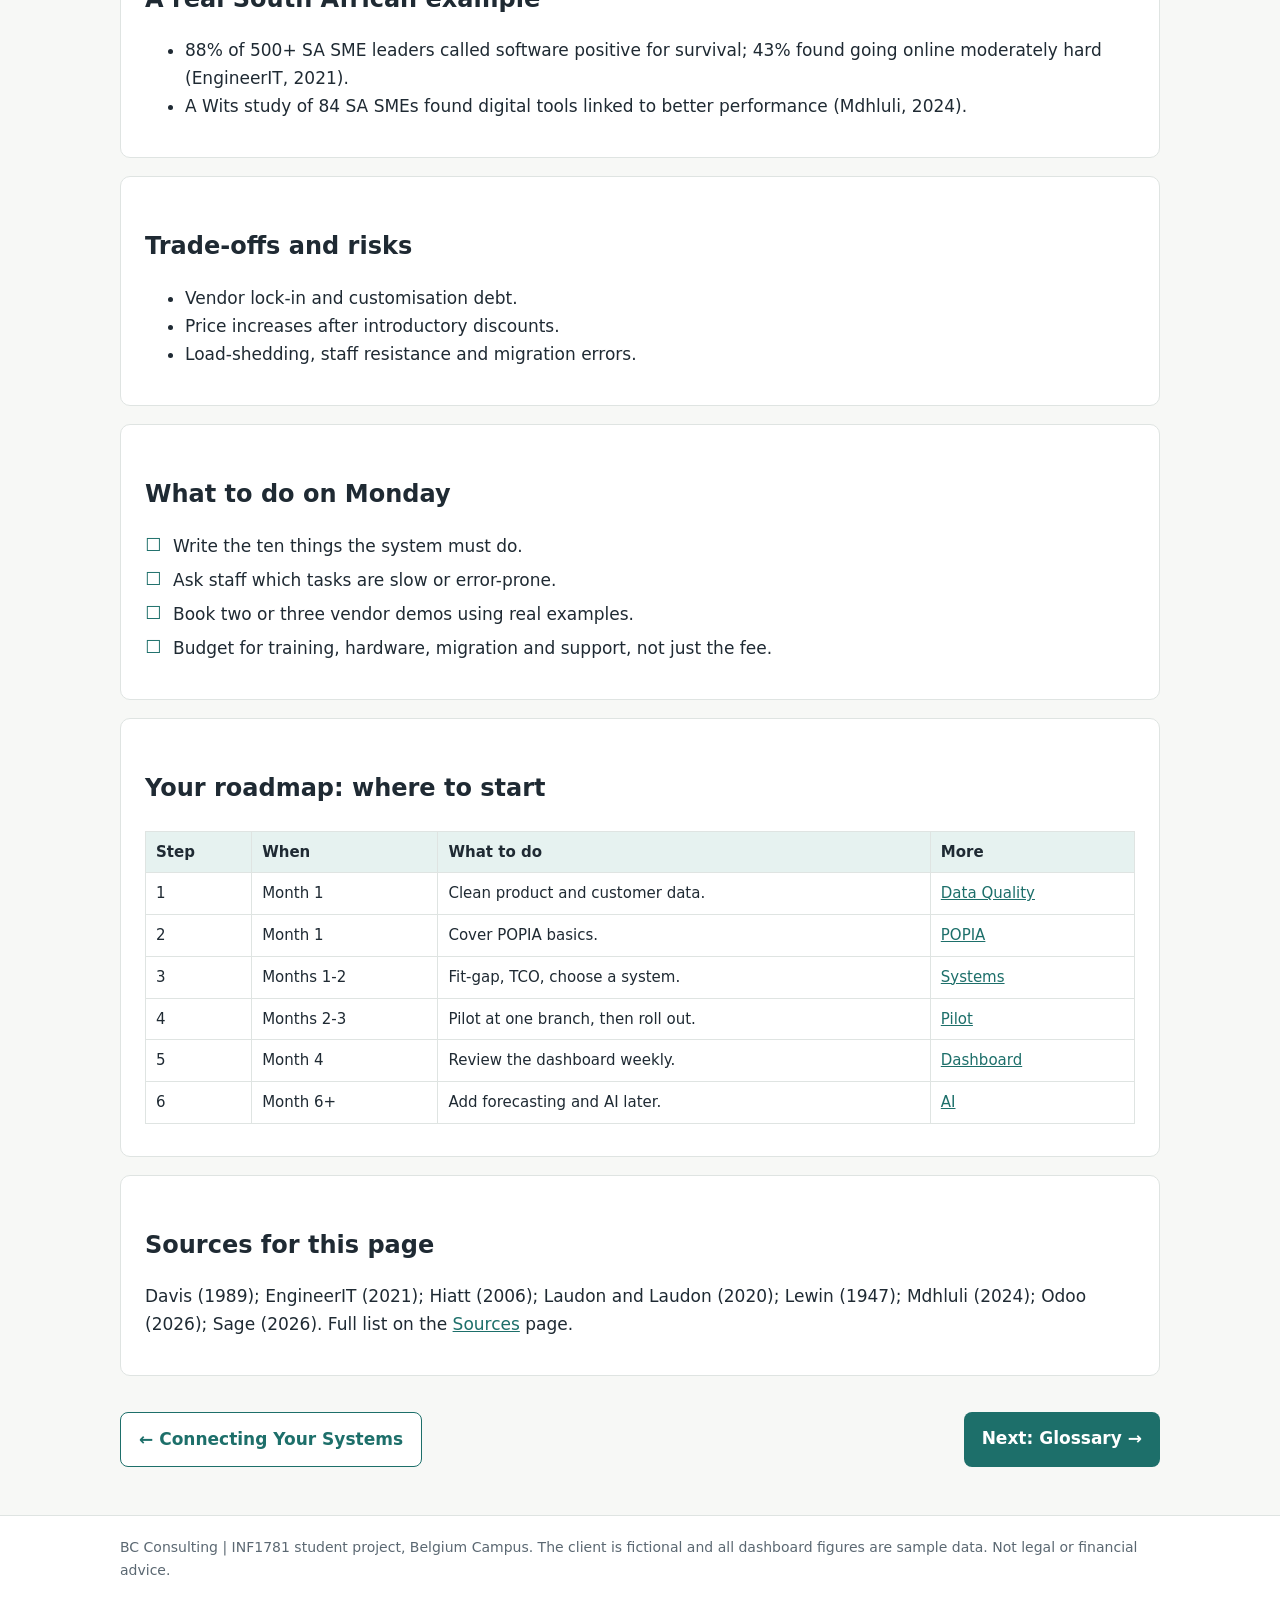
<file: fit.html>
<!doctype html>
<html lang="en">
<head>
<meta charset="utf-8">
<meta name="viewport" content="width=device-width, initial-scale=1">
<title>Making It Fit Your Business | INF1781</title>
<link rel="stylesheet" href="css/style.css">
</head>
<body>
<main><div class="wrap">
<div class="breadcrumb"><a href="index.html">Start Here</a> / Making It Fit Your Business</div>
<h1>Making It Fit Your Business</h1>
<p class="lead">Choose a system that fits, work out the real cost, and roll it out without waste.</p>
<p class="jump">On this page: <a href="#why">Why this matters</a> | <a href="#ideas">Key ideas</a> | <a href="#store">In our store</a> | <a href="#sa">SA example</a> | <a href="#tradeoffs">Trade-offs</a> | <a href="#monday">On Monday</a> | <a href="#roadmap">Roadmap</a> | <a href="#sources">Sources</a></p>
<section class="section" id="why">
<h2>Why this matters to you</h2>
<ul>
<li>No ready-made system fits a two-branch store perfectly.</li>
<li>Buying the wrong thing wastes money; so does over-customising.</li>
</ul>
</section>
<section class="section" id="ideas">
<h2>Key ideas in plain English</h2>
<ul>
<li><b>Configure &gt; customise &gt; build:</b> change your process first, customise only with a strong reason (Laudon and Laudon, 2020).</li>
<li><b>Ways to buy:</b> COTS, SaaS, bespoke, low-code. SaaS is a sensible start.</li>
<li><b>Fit-gap:</b> match your needs against each system's features.</li>
<li><b>Total cost of ownership:</b> the whole cost, not just the subscription.</li>
<li><b>Rollout:</b> direct cutover, parallel, phased or pilot. Pilot is safest.</li>
<li><b>Change management:</b> Lewin (1947), ADKAR (Hiatt, 2006), TAM (Davis, 1989).</li>
</ul>
</section>
<section class="section" id="store">
<h2>What it looks like in our store</h2>
<div class="table-scroll"><table>
<tr><th>Requirement</th><th>Action</th></tr>
<tr><td>Stock at both branches</td><td>Configure locations, test live updates.</td></tr>
<tr><td>Contractor accounts and credit limits</td><td>Configure terms and approval rules.</td></tr>
<tr><td>Timber by length</td><td>Test the workflow or use standard codes.</td></tr>
<tr><td>Trade during load-shedding</td><td>Test offline mode and backup power.</td></tr>
</table></div>
<p>Three-year cost, planning figures only (confirm with quotes):</p>
<div class="table-scroll"><table>
<tr><th>Option</th><th style="text-align:right">Subscription (3 yr)</th><th style="text-align:right">Indicative total</th></tr>
<tr><td>Sage Accounting Standard, 5 users</td><td style="text-align:right">R38,700</td><td style="text-align:right">About R79,981</td></tr>
<tr><td>Odoo Standard, 5 users</td><td style="text-align:right">About R91,455</td><td style="text-align:right">About R128,736</td></tr>
</table></div>
<p>Totals include hardware, migration, training, support and internet. Do not pick on subscription alone; pilot at one branch first.</p>
</section>
<section class="section" id="sa">
<h2>A real South African example</h2>
<ul>
<li>88% of 500+ SA SME leaders called software positive for survival; 43% found going online moderately hard (EngineerIT, 2021).</li>
<li>A Wits study of 84 SA SMEs found digital tools linked to better performance (Mdhluli, 2024).</li>
</ul>
</section>
<section class="section" id="tradeoffs">
<h2>Trade-offs and risks</h2>
<ul>
<li>Vendor lock-in and customisation debt.</li>
<li>Price increases after introductory discounts.</li>
<li>Load-shedding, staff resistance and migration errors.</li>
</ul>
</section>
<section class="section" id="monday">
<h2>What to do on Monday</h2>
<ul class="checklist">
<li>Write the ten things the system must do.</li>
<li>Ask staff which tasks are slow or error-prone.</li>
<li>Book two or three vendor demos using real examples.</li>
<li>Budget for training, hardware, migration and support, not just the fee.</li>
</ul>
</section>
<section class="section" id="roadmap">
<h2>Your roadmap: where to start</h2>
<div class="table-scroll"><table>
<tr><th>Step</th><th>When</th><th>What to do</th><th>More</th></tr>
<tr><td>1</td><td>Month 1</td><td>Clean product and customer data.</td><td><a href="data-quality.html">Data Quality</a></td></tr>
<tr><td>2</td><td>Month 1</td><td>Cover POPIA basics.</td><td><a href="popia.html">POPIA</a></td></tr>
<tr><td>3</td><td>Months 1-2</td><td>Fit-gap, TCO, choose a system.</td><td><a href="systems.html">Systems</a></td></tr>
<tr><td>4</td><td>Months 2-3</td><td>Pilot at one branch, then roll out.</td><td><a href="#store">Pilot</a></td></tr>
<tr><td>5</td><td>Month 4</td><td>Review the dashboard weekly.</td><td><a href="dashboard.html">Dashboard</a></td></tr>
<tr><td>6</td><td>Month 6+</td><td>Add forecasting and AI later.</td><td><a href="ai.html">AI</a></td></tr>
</table></div>
</section>
<section class="section" id="sources">
<h2>Sources for this page</h2>
<p>Davis (1989); EngineerIT (2021); Hiatt (2006); Laudon and Laudon (2020); Lewin (1947); Mdhluli (2024); Odoo (2026); Sage (2026). Full list on the <a href="sources.html">Sources</a> page.</p>
</section>

<div id="next-prev"></div>
</div></main>
<script src="js/nav.js"></script>
</body>
</html>
</file>
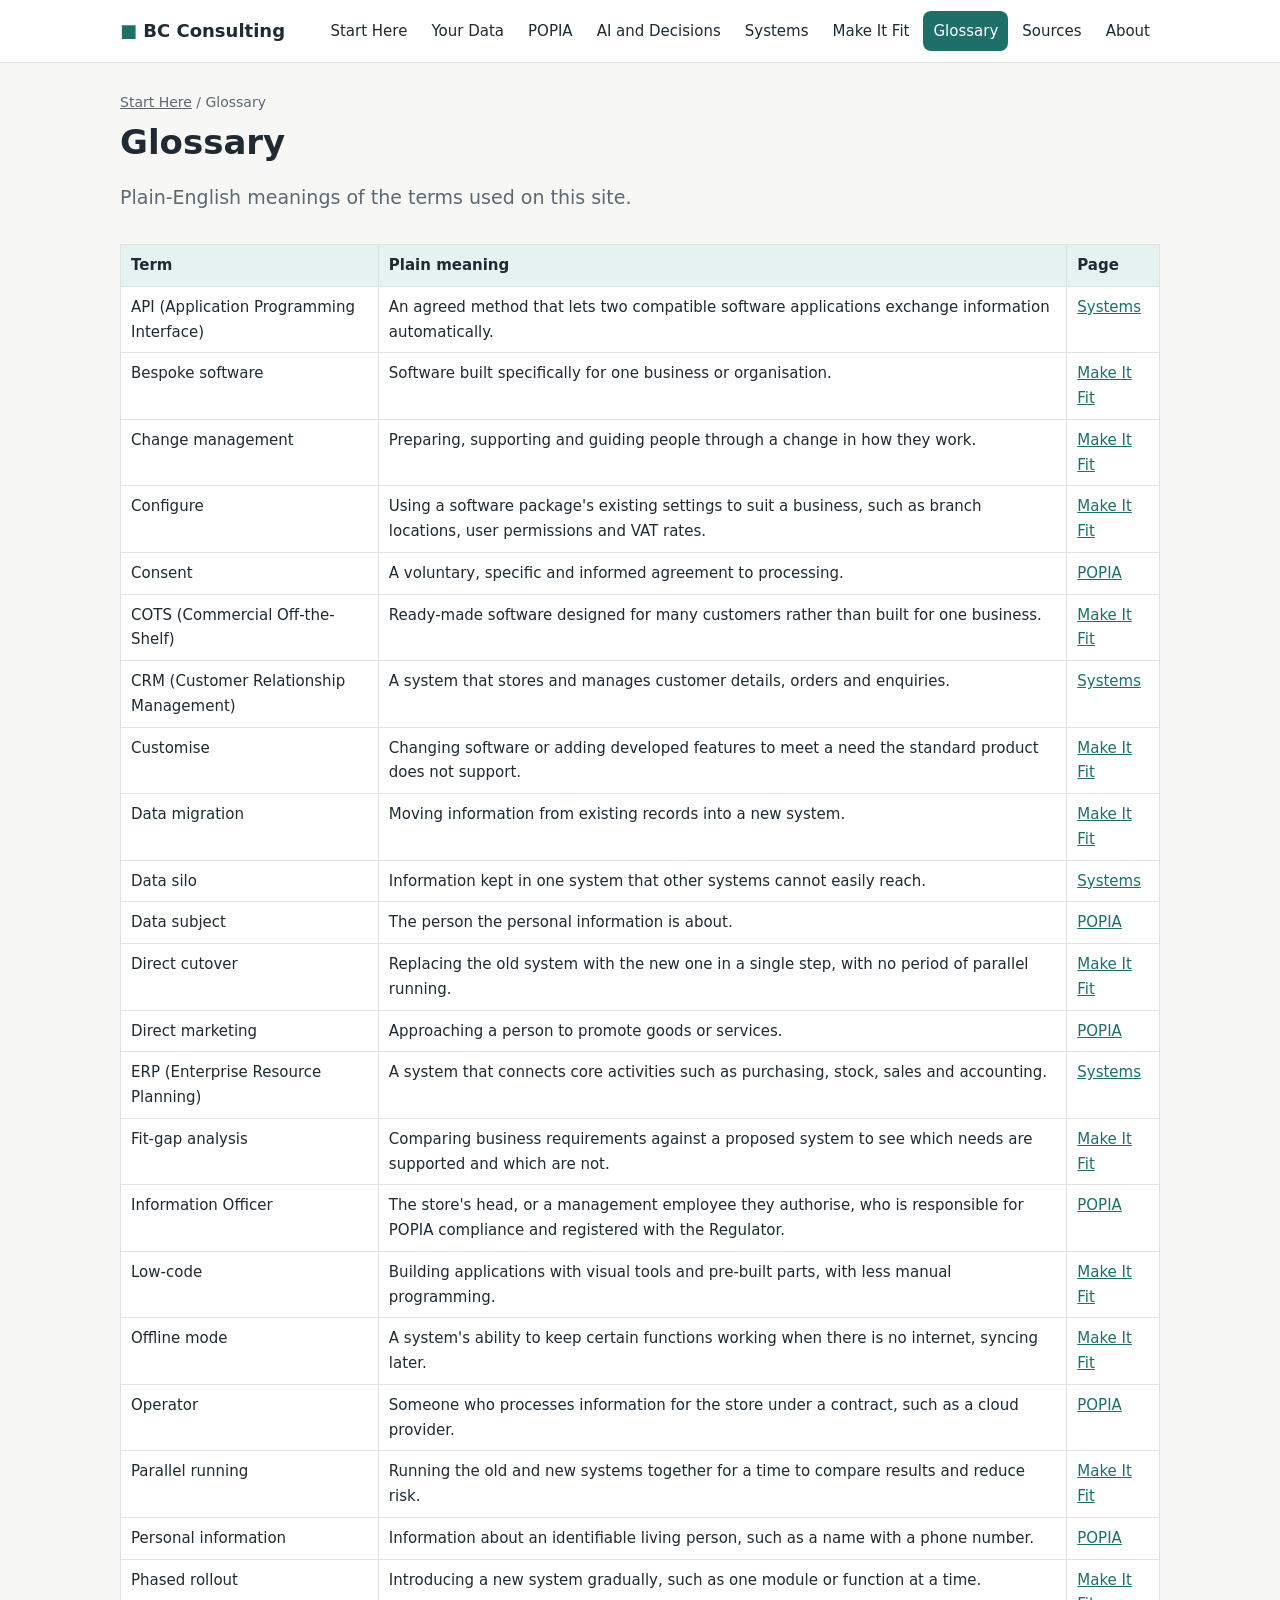
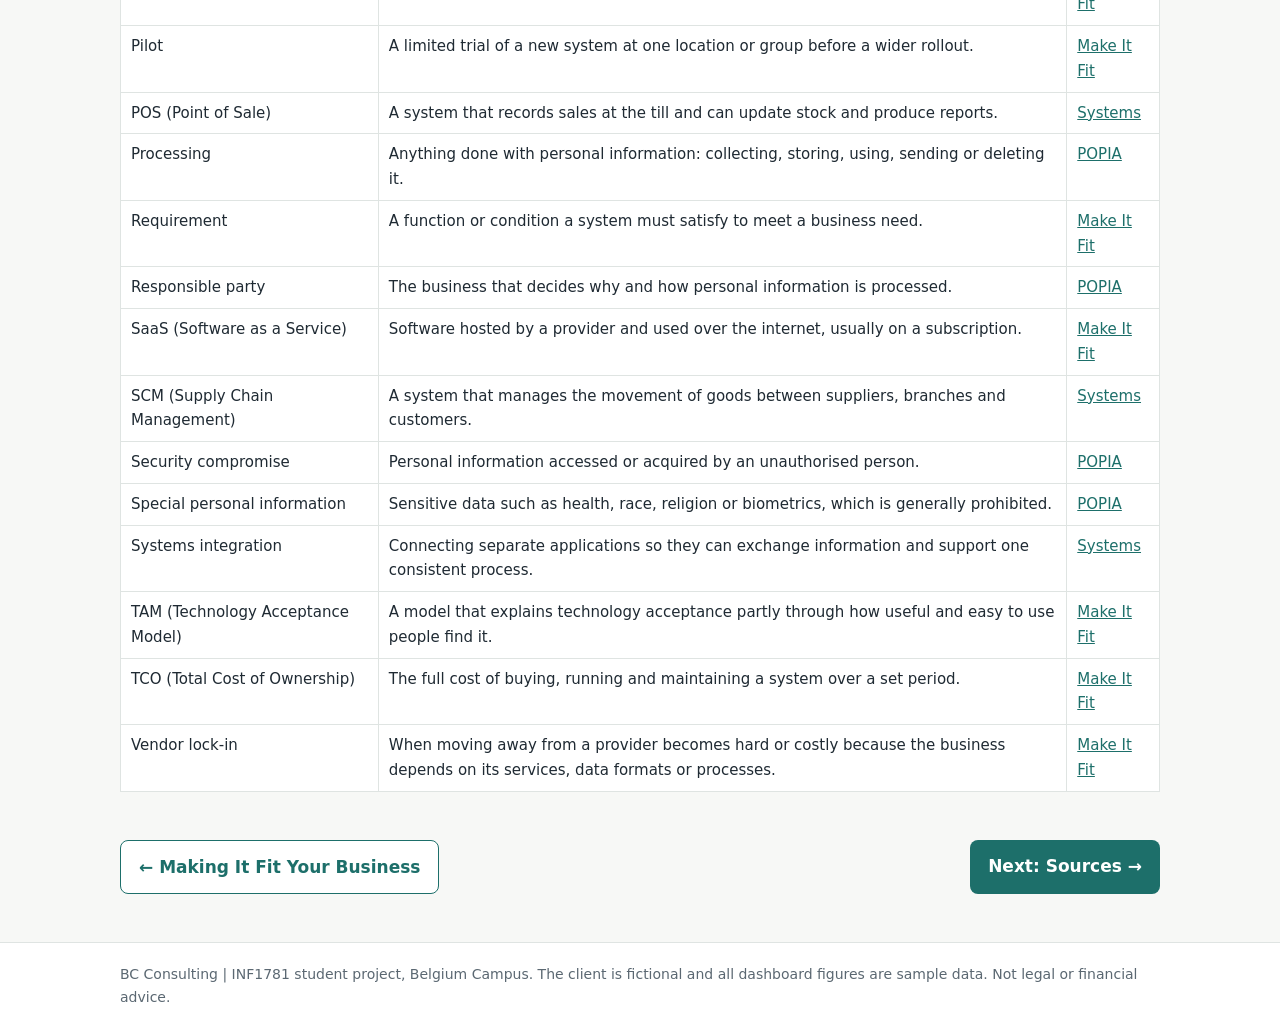
<file: glossary.html>
<!doctype html>
<html lang="en">
<head>
<meta charset="utf-8">
<meta name="viewport" content="width=device-width, initial-scale=1">
<title>Glossary | INF1781</title>
<link rel="stylesheet" href="css/style.css">
</head>
<body>
<main><div class="wrap">
<div class="breadcrumb"><a href="index.html">Start Here</a> / Glossary</div>
<h1>Glossary</h1><p class="lead">Plain-English meanings of the terms used on this site.</p>
<div class="table-scroll"><table>
<tr><th>Term</th><th>Plain meaning</th><th>Page</th></tr>
<tr><td>API (Application Programming Interface)</td><td>An agreed method that lets two compatible software applications exchange information automatically.</td><td><a href="systems.html">Systems</a></td></tr>
<tr><td>Bespoke software</td><td>Software built specifically for one business or organisation.</td><td><a href="fit.html">Make It Fit</a></td></tr>
<tr><td>Change management</td><td>Preparing, supporting and guiding people through a change in how they work.</td><td><a href="fit.html">Make It Fit</a></td></tr>
<tr><td>Configure</td><td>Using a software package's existing settings to suit a business, such as branch locations, user permissions and VAT rates.</td><td><a href="fit.html">Make It Fit</a></td></tr>
<tr><td>Consent</td><td>A voluntary, specific and informed agreement to processing.</td><td><a href="popia.html">POPIA</a></td></tr>
<tr><td>COTS (Commercial Off-the-Shelf)</td><td>Ready-made software designed for many customers rather than built for one business.</td><td><a href="fit.html">Make It Fit</a></td></tr>
<tr><td>CRM (Customer Relationship Management)</td><td>A system that stores and manages customer details, orders and enquiries.</td><td><a href="systems.html">Systems</a></td></tr>
<tr><td>Customise</td><td>Changing software or adding developed features to meet a need the standard product does not support.</td><td><a href="fit.html">Make It Fit</a></td></tr>
<tr><td>Data migration</td><td>Moving information from existing records into a new system.</td><td><a href="fit.html">Make It Fit</a></td></tr>
<tr><td>Data silo</td><td>Information kept in one system that other systems cannot easily reach.</td><td><a href="systems.html">Systems</a></td></tr>
<tr><td>Data subject</td><td>The person the personal information is about.</td><td><a href="popia.html">POPIA</a></td></tr>
<tr><td>Direct cutover</td><td>Replacing the old system with the new one in a single step, with no period of parallel running.</td><td><a href="fit.html">Make It Fit</a></td></tr>
<tr><td>Direct marketing</td><td>Approaching a person to promote goods or services.</td><td><a href="popia.html">POPIA</a></td></tr>
<tr><td>ERP (Enterprise Resource Planning)</td><td>A system that connects core activities such as purchasing, stock, sales and accounting.</td><td><a href="systems.html">Systems</a></td></tr>
<tr><td>Fit-gap analysis</td><td>Comparing business requirements against a proposed system to see which needs are supported and which are not.</td><td><a href="fit.html">Make It Fit</a></td></tr>
<tr><td>Information Officer</td><td>The store's head, or a management employee they authorise, who is responsible for POPIA compliance and registered with the Regulator.</td><td><a href="popia.html">POPIA</a></td></tr>
<tr><td>Low-code</td><td>Building applications with visual tools and pre-built parts, with less manual programming.</td><td><a href="fit.html">Make It Fit</a></td></tr>
<tr><td>Offline mode</td><td>A system's ability to keep certain functions working when there is no internet, syncing later.</td><td><a href="fit.html">Make It Fit</a></td></tr>
<tr><td>Operator</td><td>Someone who processes information for the store under a contract, such as a cloud provider.</td><td><a href="popia.html">POPIA</a></td></tr>
<tr><td>Parallel running</td><td>Running the old and new systems together for a time to compare results and reduce risk.</td><td><a href="fit.html">Make It Fit</a></td></tr>
<tr><td>Personal information</td><td>Information about an identifiable living person, such as a name with a phone number.</td><td><a href="popia.html">POPIA</a></td></tr>
<tr><td>Phased rollout</td><td>Introducing a new system gradually, such as one module or function at a time.</td><td><a href="fit.html">Make It Fit</a></td></tr>
<tr><td>Pilot</td><td>A limited trial of a new system at one location or group before a wider rollout.</td><td><a href="fit.html">Make It Fit</a></td></tr>
<tr><td>POS (Point of Sale)</td><td>A system that records sales at the till and can update stock and produce reports.</td><td><a href="systems.html">Systems</a></td></tr>
<tr><td>Processing</td><td>Anything done with personal information: collecting, storing, using, sending or deleting it.</td><td><a href="popia.html">POPIA</a></td></tr>
<tr><td>Requirement</td><td>A function or condition a system must satisfy to meet a business need.</td><td><a href="fit.html">Make It Fit</a></td></tr>
<tr><td>Responsible party</td><td>The business that decides why and how personal information is processed.</td><td><a href="popia.html">POPIA</a></td></tr>
<tr><td>SaaS (Software as a Service)</td><td>Software hosted by a provider and used over the internet, usually on a subscription.</td><td><a href="fit.html">Make It Fit</a></td></tr>
<tr><td>SCM (Supply Chain Management)</td><td>A system that manages the movement of goods between suppliers, branches and customers.</td><td><a href="systems.html">Systems</a></td></tr>
<tr><td>Security compromise</td><td>Personal information accessed or acquired by an unauthorised person.</td><td><a href="popia.html">POPIA</a></td></tr>
<tr><td>Special personal information</td><td>Sensitive data such as health, race, religion or biometrics, which is generally prohibited.</td><td><a href="popia.html">POPIA</a></td></tr>
<tr><td>Systems integration</td><td>Connecting separate applications so they can exchange information and support one consistent process.</td><td><a href="systems.html">Systems</a></td></tr>
<tr><td>TAM (Technology Acceptance Model)</td><td>A model that explains technology acceptance partly through how useful and easy to use people find it.</td><td><a href="fit.html">Make It Fit</a></td></tr>
<tr><td>TCO (Total Cost of Ownership)</td><td>The full cost of buying, running and maintaining a system over a set period.</td><td><a href="fit.html">Make It Fit</a></td></tr>
<tr><td>Vendor lock-in</td><td>When moving away from a provider becomes hard or costly because the business depends on its services, data formats or processes.</td><td><a href="fit.html">Make It Fit</a></td></tr>
</table></div>
<div id="next-prev"></div>
</div></main>
<script src="js/nav.js"></script>
</body>
</html>
</file>
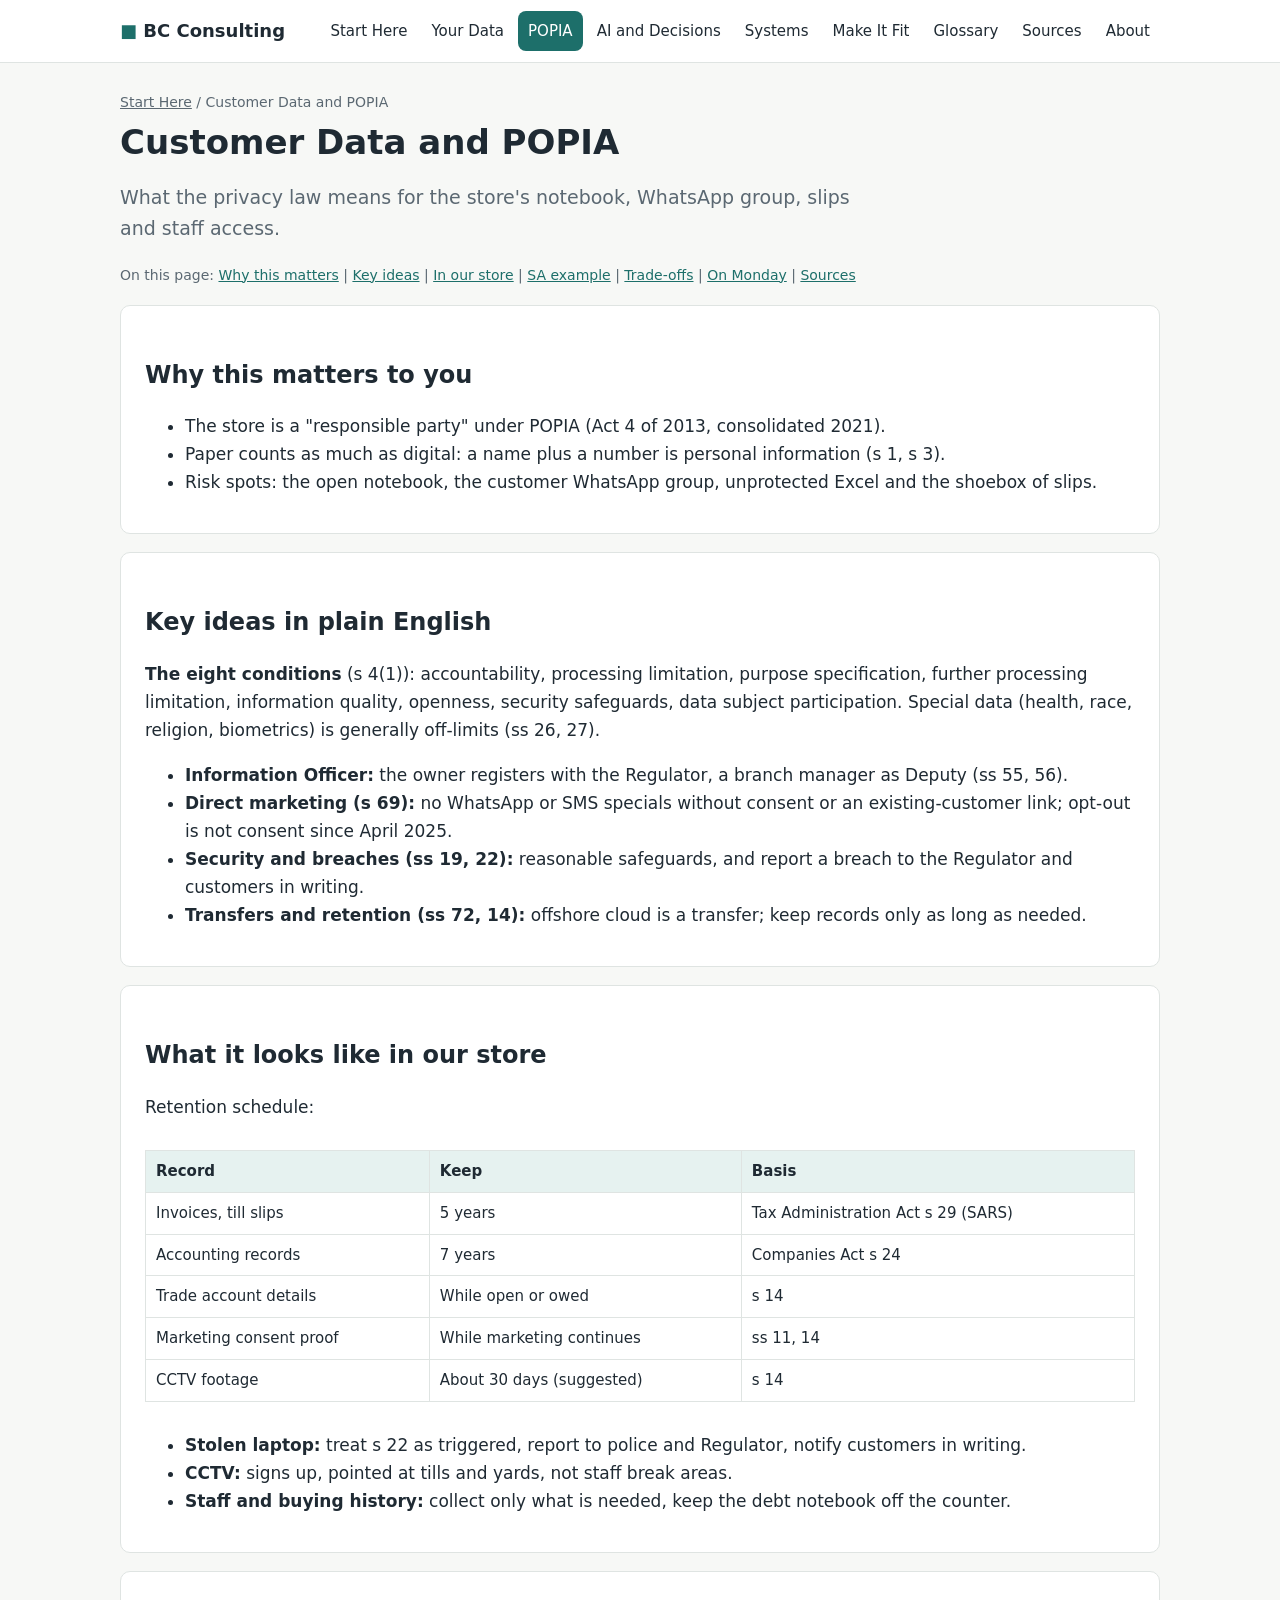
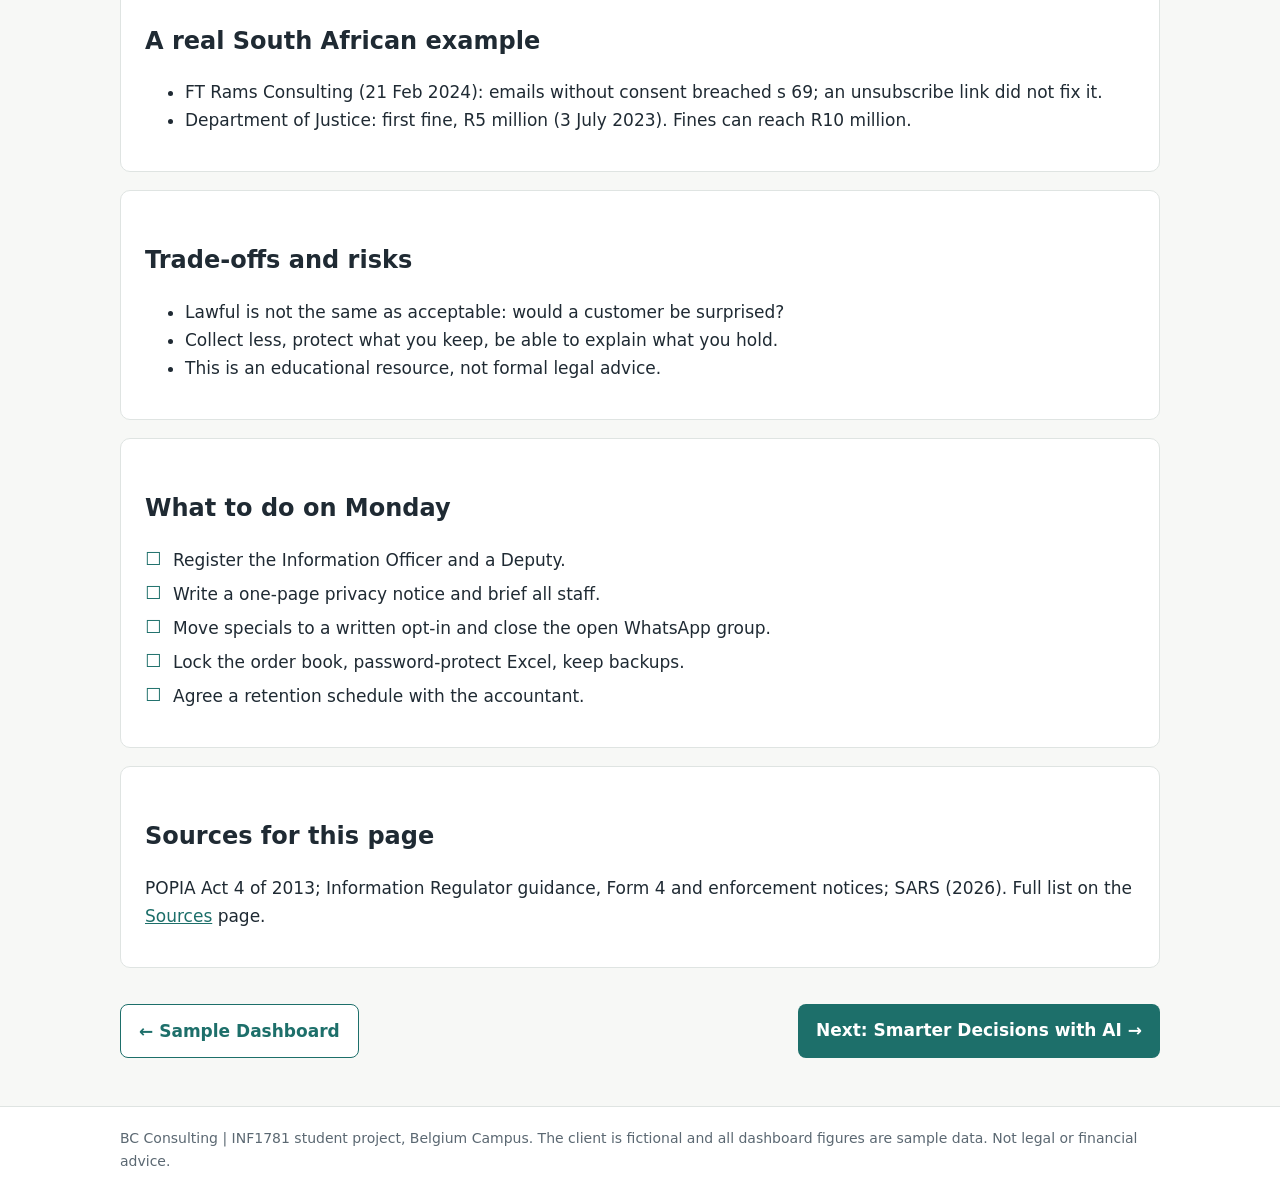
<file: popia.html>
<!doctype html>
<html lang="en">
<head>
<meta charset="utf-8">
<meta name="viewport" content="width=device-width, initial-scale=1">
<title>Customer Data and POPIA | INF1781</title>
<link rel="stylesheet" href="css/style.css">
</head>
<body>
<main><div class="wrap">
<div class="breadcrumb"><a href="index.html">Start Here</a> / Customer Data and POPIA</div>
<h1>Customer Data and POPIA</h1>
<p class="lead">What the privacy law means for the store's notebook, WhatsApp group, slips and staff access.</p>
<p class="jump">On this page: <a href="#why">Why this matters</a> | <a href="#ideas">Key ideas</a> | <a href="#store">In our store</a> | <a href="#sa">SA example</a> | <a href="#tradeoffs">Trade-offs</a> | <a href="#monday">On Monday</a> | <a href="#sources">Sources</a></p>
<section class="section" id="why">
<h2>Why this matters to you</h2>
<ul>
<li>The store is a "responsible party" under POPIA (Act 4 of 2013, consolidated 2021).</li>
<li>Paper counts as much as digital: a name plus a number is personal information (s 1, s 3).</li>
<li>Risk spots: the open notebook, the customer WhatsApp group, unprotected Excel and the shoebox of slips.</li>
</ul>
</section>
<section class="section" id="ideas">
<h2>Key ideas in plain English</h2>
<p><b>The eight conditions</b> (s 4(1)): accountability, processing limitation, purpose specification, further processing limitation, information quality, openness, security safeguards, data subject participation. Special data (health, race, religion, biometrics) is generally off-limits (ss 26, 27).</p>
<ul>
<li><b>Information Officer:</b> the owner registers with the Regulator, a branch manager as Deputy (ss 55, 56).</li>
<li><b>Direct marketing (s 69):</b> no WhatsApp or SMS specials without consent or an existing-customer link; opt-out is not consent since April 2025.</li>
<li><b>Security and breaches (ss 19, 22):</b> reasonable safeguards, and report a breach to the Regulator and customers in writing.</li>
<li><b>Transfers and retention (ss 72, 14):</b> offshore cloud is a transfer; keep records only as long as needed.</li>
</ul>
</section>
<section class="section" id="store">
<h2>What it looks like in our store</h2>
<p>Retention schedule:</p>
<div class="table-scroll"><table>
<tr><th>Record</th><th>Keep</th><th>Basis</th></tr>
<tr><td>Invoices, till slips</td><td>5 years</td><td>Tax Administration Act s 29 (SARS)</td></tr>
<tr><td>Accounting records</td><td>7 years</td><td>Companies Act s 24</td></tr>
<tr><td>Trade account details</td><td>While open or owed</td><td>s 14</td></tr>
<tr><td>Marketing consent proof</td><td>While marketing continues</td><td>ss 11, 14</td></tr>
<tr><td>CCTV footage</td><td>About 30 days (suggested)</td><td>s 14</td></tr>
</table></div>
<ul>
<li><b>Stolen laptop:</b> treat s 22 as triggered, report to police and Regulator, notify customers in writing.</li>
<li><b>CCTV:</b> signs up, pointed at tills and yards, not staff break areas.</li>
<li><b>Staff and buying history:</b> collect only what is needed, keep the debt notebook off the counter.</li>
</ul>
</section>
<section class="section" id="sa">
<h2>A real South African example</h2>
<ul>
<li>FT Rams Consulting (21 Feb 2024): emails without consent breached s 69; an unsubscribe link did not fix it.</li>
<li>Department of Justice: first fine, R5 million (3 July 2023). Fines can reach R10 million.</li>
</ul>
</section>
<section class="section" id="tradeoffs">
<h2>Trade-offs and risks</h2>
<ul>
<li>Lawful is not the same as acceptable: would a customer be surprised?</li>
<li>Collect less, protect what you keep, be able to explain what you hold.</li>
<li>This is an educational resource, not formal legal advice.</li>
</ul>
</section>
<section class="section" id="monday">
<h2>What to do on Monday</h2>
<ul class="checklist">
<li>Register the Information Officer and a Deputy.</li>
<li>Write a one-page privacy notice and brief all staff.</li>
<li>Move specials to a written opt-in and close the open WhatsApp group.</li>
<li>Lock the order book, password-protect Excel, keep backups.</li>
<li>Agree a retention schedule with the accountant.</li>
</ul>
</section>
<section class="section" id="sources">
<h2>Sources for this page</h2>
<p>POPIA Act 4 of 2013; Information Regulator guidance, Form 4 and enforcement notices; SARS (2026). Full list on the <a href="sources.html">Sources</a> page.</p>
</section>

<div id="next-prev"></div>
</div></main>
<script src="js/nav.js"></script>
</body>
</html>
</file>
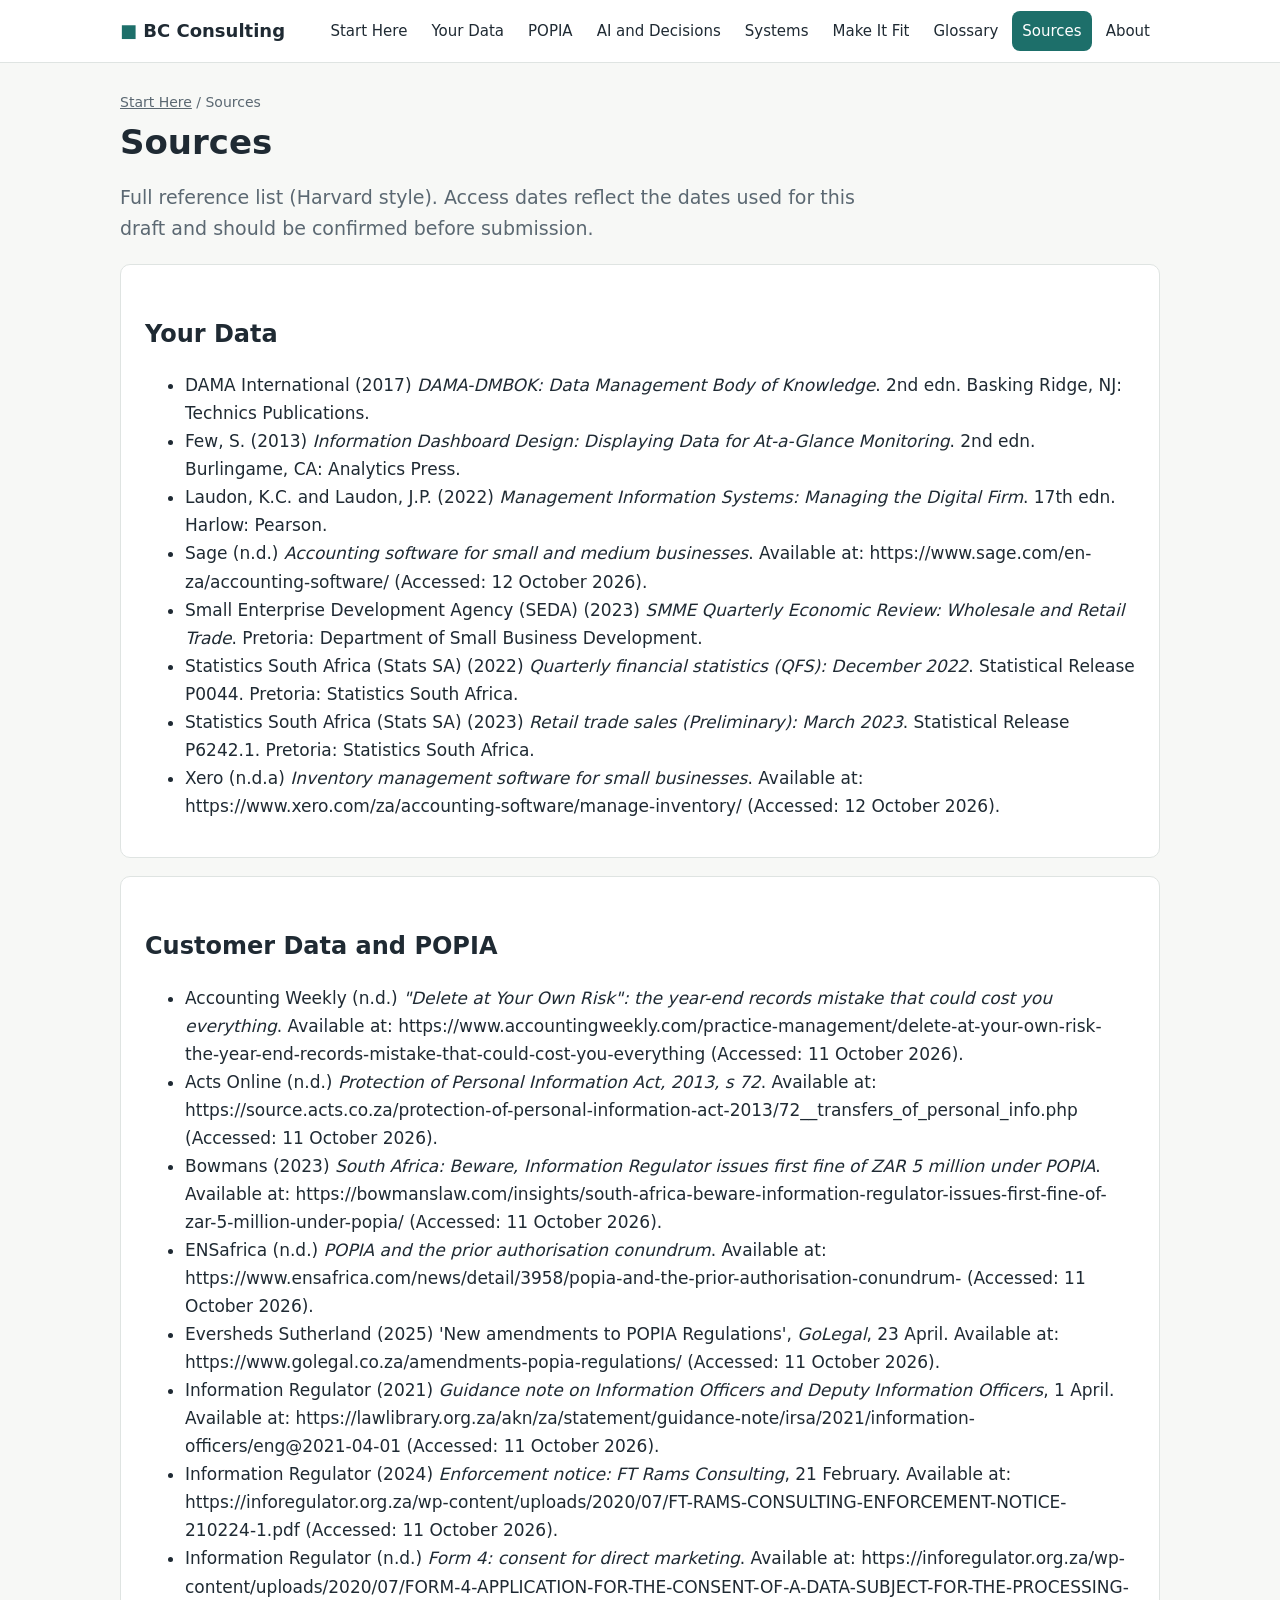
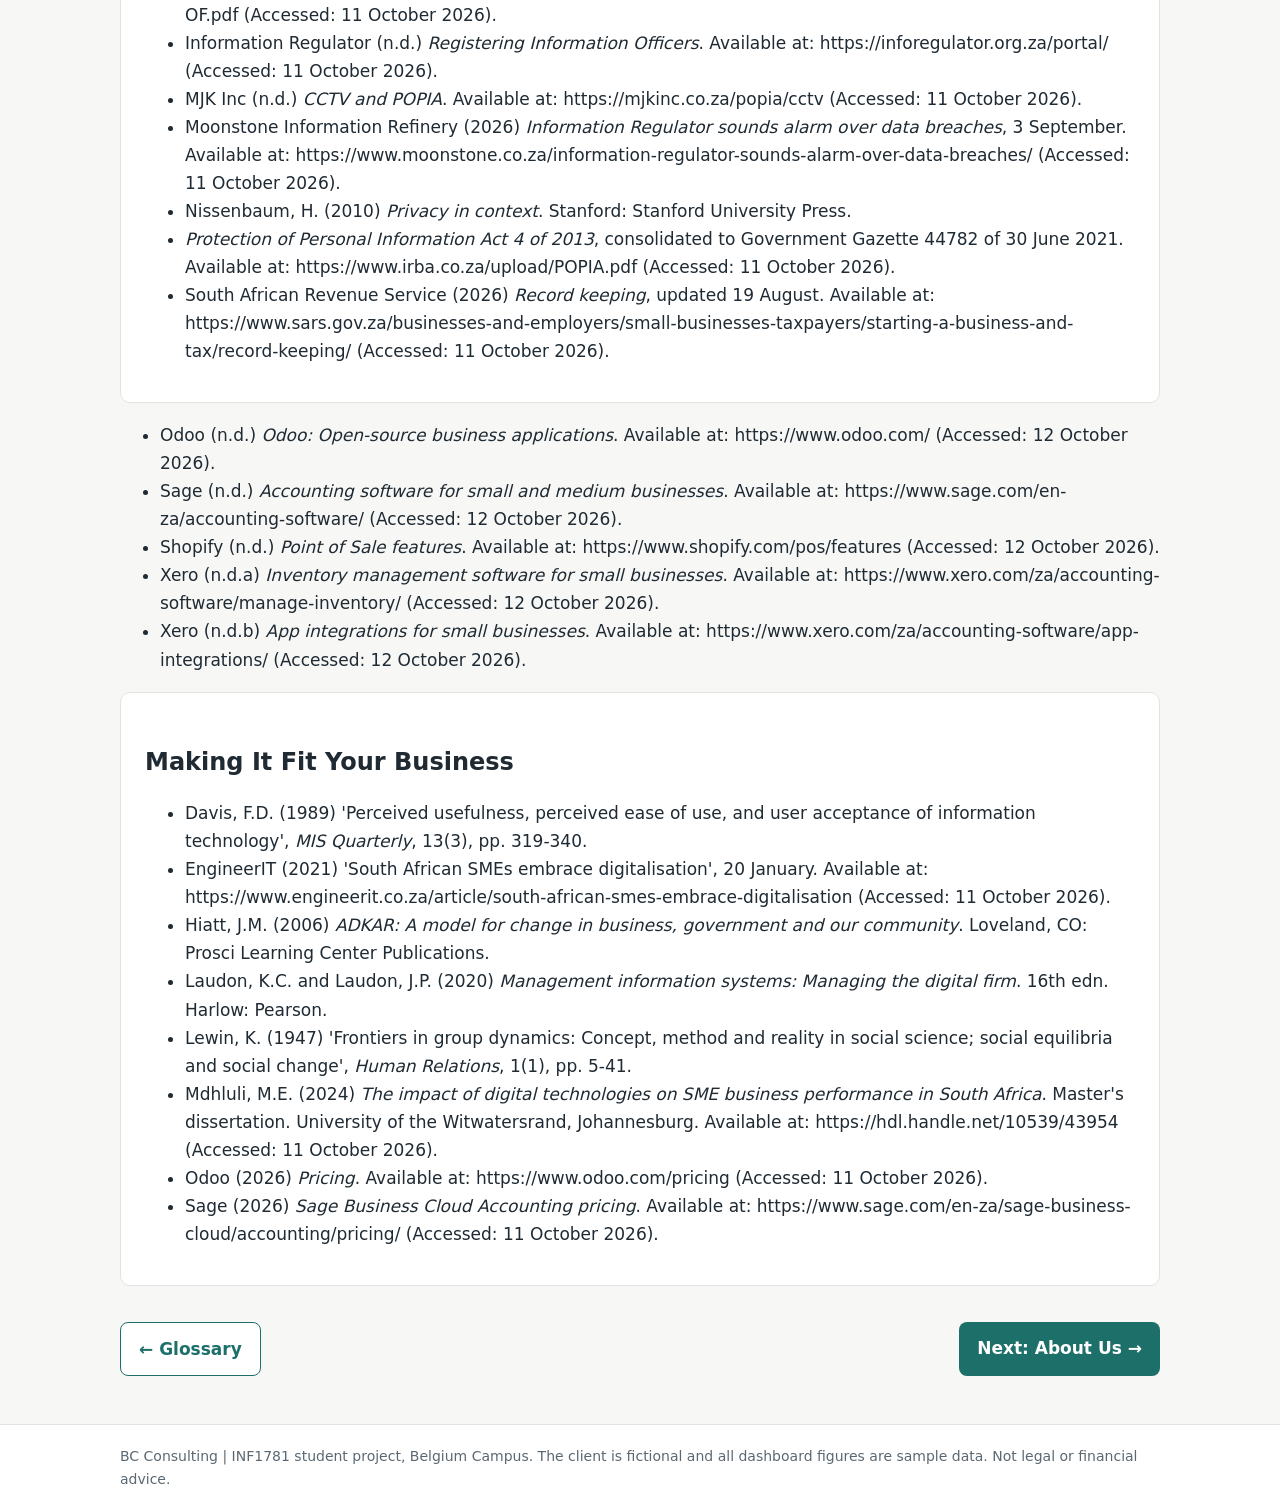
<file: sources.html>
<!doctype html>
<html lang="en">
<head>
<meta charset="utf-8">
<meta name="viewport" content="width=device-width, initial-scale=1">
<title>Sources | INF1781</title>
<link rel="stylesheet" href="css/style.css">
</head>
<body>
<main><div class="wrap">
<div class="breadcrumb"><a href="index.html">Start Here</a> / Sources</div>
<h1>Sources</h1><p class="lead">Full reference list (Harvard style). Access dates reflect the dates used for this draft and should be confirmed before submission.</p>
<section class="section"><h2>Your Data</h2>
<ul>
<li>DAMA International (2017) <i>DAMA-DMBOK: Data Management Body of Knowledge</i>. 2nd edn. Basking Ridge, NJ: Technics Publications.</li>
<li>Few, S. (2013) <i>Information Dashboard Design: Displaying Data for At-a-Glance Monitoring</i>. 2nd edn. Burlingame, CA: Analytics Press.</li>
<li>Laudon, K.C. and Laudon, J.P. (2022) <i>Management Information Systems: Managing the Digital Firm</i>. 17th edn. Harlow: Pearson.</li>
<li>Sage (n.d.) <i>Accounting software for small and medium businesses</i>. Available at: https://www.sage.com/en-za/accounting-software/ (Accessed: 12 October 2026).</li>
<li>Small Enterprise Development Agency (SEDA) (2023) <i>SMME Quarterly Economic Review: Wholesale and Retail Trade</i>. Pretoria: Department of Small Business Development.</li>
<li>Statistics South Africa (Stats SA) (2022) <i>Quarterly financial statistics (QFS): December 2022</i>. Statistical Release P0044. Pretoria: Statistics South Africa.</li>
<li>Statistics South Africa (Stats SA) (2023) <i>Retail trade sales (Preliminary): March 2023</i>. Statistical Release P6242.1. Pretoria: Statistics South Africa.</li>
<li>Xero (n.d.a) <i>Inventory management software for small businesses</i>. Available at: https://www.xero.com/za/accounting-software/manage-inventory/ (Accessed: 12 October 2026).</li>
</ul>
</section>
<section class="section"><h2>Customer Data and POPIA</h2>
<ul>
<li>Accounting Weekly (n.d.) <i>"Delete at Your Own Risk": the year-end records mistake that could cost you everything</i>. Available at: https://www.accountingweekly.com/practice-management/delete-at-your-own-risk-the-year-end-records-mistake-that-could-cost-you-everything (Accessed: 11 October 2026).</li>
<li>Acts Online (n.d.) <i>Protection of Personal Information Act, 2013, s 72</i>. Available at: https://source.acts.co.za/protection-of-personal-information-act-2013/72__transfers_of_personal_info.php (Accessed: 11 October 2026).</li>
<li>Bowmans (2023) <i>South Africa: Beware, Information Regulator issues first fine of ZAR 5 million under POPIA</i>. Available at: https://bowmanslaw.com/insights/south-africa-beware-information-regulator-issues-first-fine-of-zar-5-million-under-popia/ (Accessed: 11 October 2026).</li>
<li>ENSafrica (n.d.) <i>POPIA and the prior authorisation conundrum</i>. Available at: https://www.ensafrica.com/news/detail/3958/popia-and-the-prior-authorisation-conundrum- (Accessed: 11 October 2026).</li>
<li>Eversheds Sutherland (2025) 'New amendments to POPIA Regulations', <i>GoLegal</i>, 23 April. Available at: https://www.golegal.co.za/amendments-popia-regulations/ (Accessed: 11 October 2026).</li>
<li>Information Regulator (2021) <i>Guidance note on Information Officers and Deputy Information Officers</i>, 1 April. Available at: https://lawlibrary.org.za/akn/za/statement/guidance-note/irsa/2021/information-officers/eng@2021-04-01 (Accessed: 11 October 2026).</li>
<li>Information Regulator (2024) <i>Enforcement notice: FT Rams Consulting</i>, 21 February. Available at: https://inforegulator.org.za/wp-content/uploads/2020/07/FT-RAMS-CONSULTING-ENFORCEMENT-NOTICE-210224-1.pdf (Accessed: 11 October 2026).</li>
<li>Information Regulator (n.d.) <i>Form 4: consent for direct marketing</i>. Available at: https://inforegulator.org.za/wp-content/uploads/2020/07/FORM-4-APPLICATION-FOR-THE-CONSENT-OF-A-DATA-SUBJECT-FOR-THE-PROCESSING-OF.pdf (Accessed: 11 October 2026).</li>
<li>Information Regulator (n.d.) <i>Registering Information Officers</i>. Available at: https://inforegulator.org.za/portal/ (Accessed: 11 October 2026).</li>
<li>MJK Inc (n.d.) <i>CCTV and POPIA</i>. Available at: https://mjkinc.co.za/popia/cctv (Accessed: 11 October 2026).</li>
<li>Moonstone Information Refinery (2026) <i>Information Regulator sounds alarm over data breaches</i>, 3 September. Available at: https://www.moonstone.co.za/information-regulator-sounds-alarm-over-data-breaches/ (Accessed: 11 October 2026).</li>
<li>Nissenbaum, H. (2010) <i>Privacy in context</i>. Stanford: Stanford University Press.</li>
<li><i>Protection of Personal Information Act 4 of 2013</i>, consolidated to Government Gazette 44782 of 30 June 2021. Available at: https://www.irba.co.za/upload/POPIA.pdf (Accessed: 11 October 2026).</li>
<li>South African Revenue Service (2026) <i>Record keeping</i>, updated 19 August. Available at: https://www.sars.gov.za/businesses-and-employers/small-businesses-taxpayers/starting-a-business-and-tax/record-keeping/ (Accessed: 11 October 2026).</li>
</ul>
</section>
<ul>
<li>Odoo (n.d.) <i>Odoo: Open-source business applications</i>. Available at: https://www.odoo.com/ (Accessed: 12 October 2026).</li>
<li>Sage (n.d.) <i>Accounting software for small and medium businesses</i>. Available at: https://www.sage.com/en-za/accounting-software/ (Accessed: 12 October 2026).</li>
<li>Shopify (n.d.) <i>Point of Sale features</i>. Available at: https://www.shopify.com/pos/features (Accessed: 12 October 2026).</li>
<li>Xero (n.d.a) <i>Inventory management software for small businesses</i>. Available at: https://www.xero.com/za/accounting-software/manage-inventory/ (Accessed: 12 October 2026).</li>
<li>Xero (n.d.b) <i>App integrations for small businesses</i>. Available at: https://www.xero.com/za/accounting-software/app-integrations/ (Accessed: 12 October 2026).</li>
</ul>
</section>
<section class="section"><h2>Making It Fit Your Business</h2>
<ul>
<li>Davis, F.D. (1989) 'Perceived usefulness, perceived ease of use, and user acceptance of information technology', <i>MIS Quarterly</i>, 13(3), pp. 319-340.</li>
<li>EngineerIT (2021) 'South African SMEs embrace digitalisation', 20 January. Available at: https://www.engineerit.co.za/article/south-african-smes-embrace-digitalisation (Accessed: 11 October 2026).</li>
<li>Hiatt, J.M. (2006) <i>ADKAR: A model for change in business, government and our community</i>. Loveland, CO: Prosci Learning Center Publications.</li>
<li>Laudon, K.C. and Laudon, J.P. (2020) <i>Management information systems: Managing the digital firm</i>. 16th edn. Harlow: Pearson.</li>
<li>Lewin, K. (1947) 'Frontiers in group dynamics: Concept, method and reality in social science; social equilibria and social change', <i>Human Relations</i>, 1(1), pp. 5-41.</li>
<li>Mdhluli, M.E. (2024) <i>The impact of digital technologies on SME business performance in South Africa</i>. Master's dissertation. University of the Witwatersrand, Johannesburg. Available at: https://hdl.handle.net/10539/43954 (Accessed: 11 October 2026).</li>
<li>Odoo (2026) <i>Pricing</i>. Available at: https://www.odoo.com/pricing (Accessed: 11 October 2026).</li>
<li>Sage (2026) <i>Sage Business Cloud Accounting pricing</i>. Available at: https://www.sage.com/en-za/sage-business-cloud/accounting/pricing/ (Accessed: 11 October 2026).</li>
</ul>
</section>
<div id="next-prev"></div>
</div></main>
<script src="js/nav.js"></script>
</body>
</html>
</file>
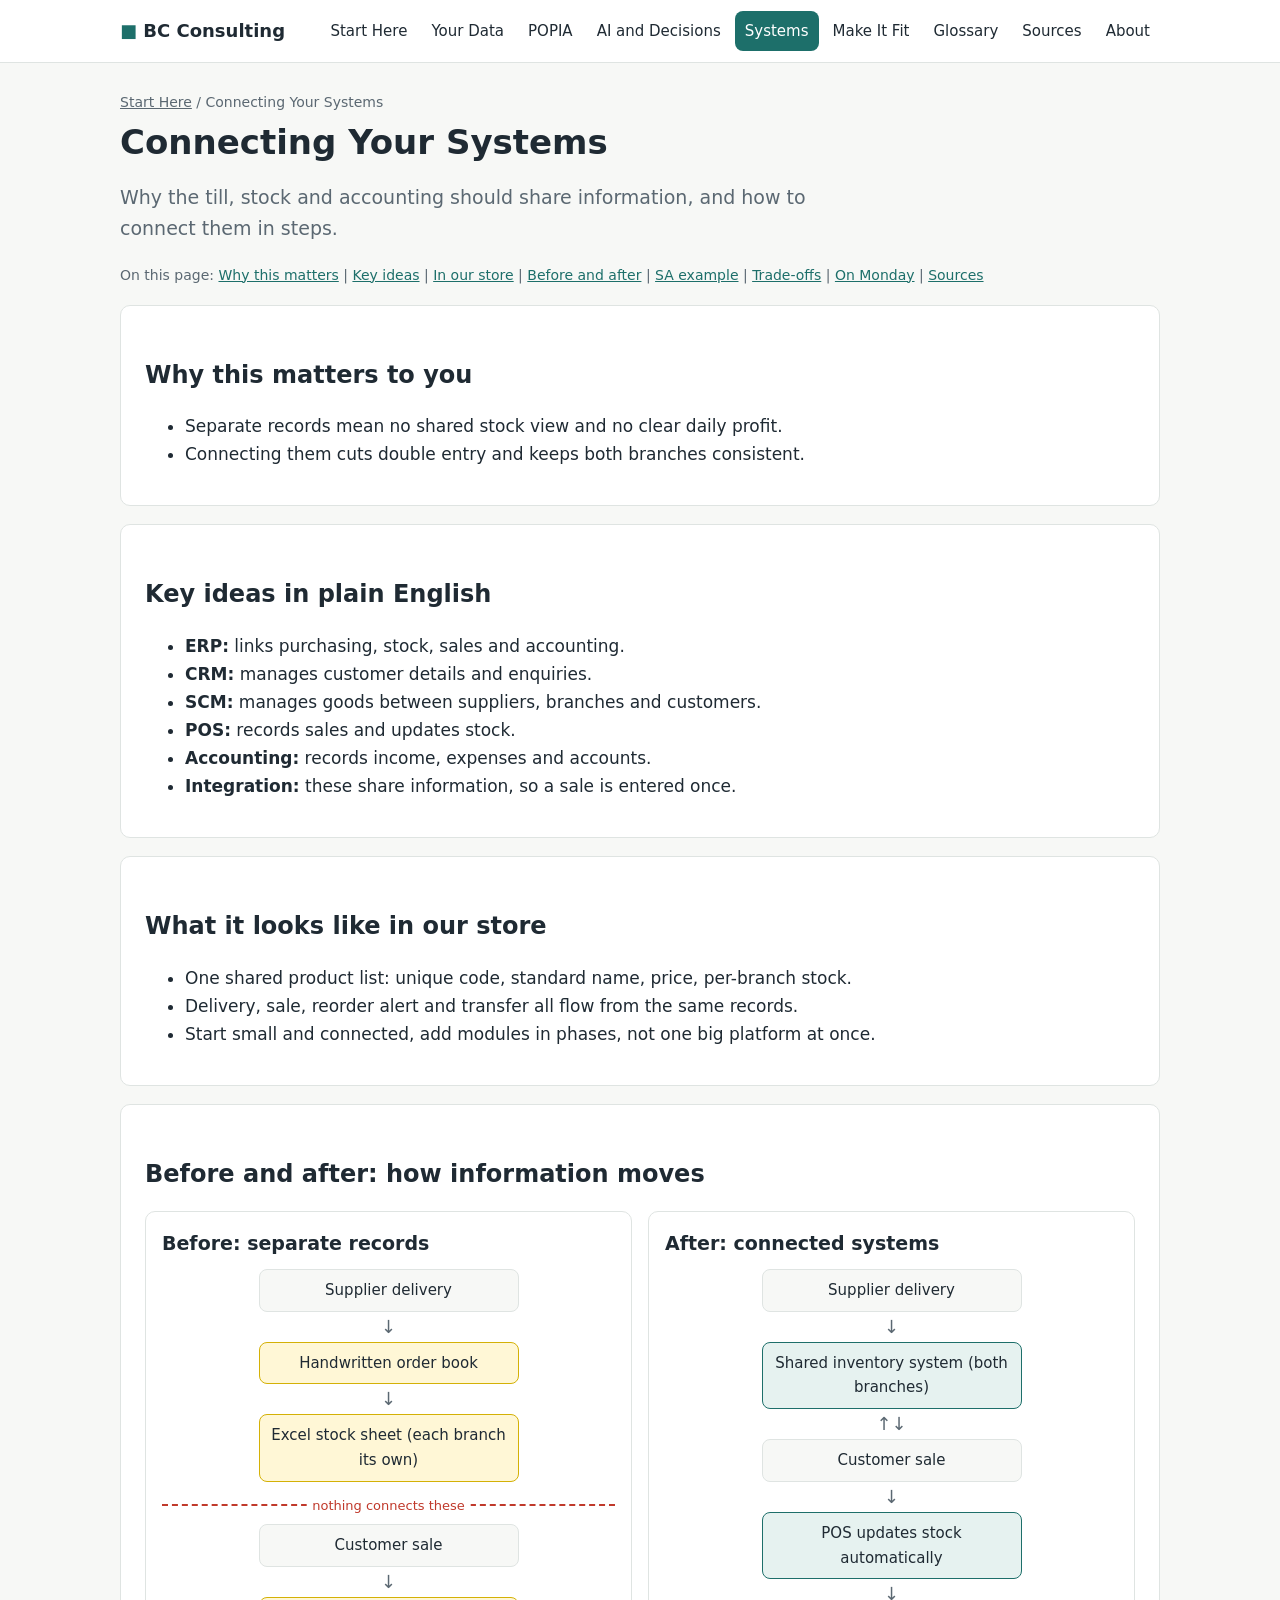
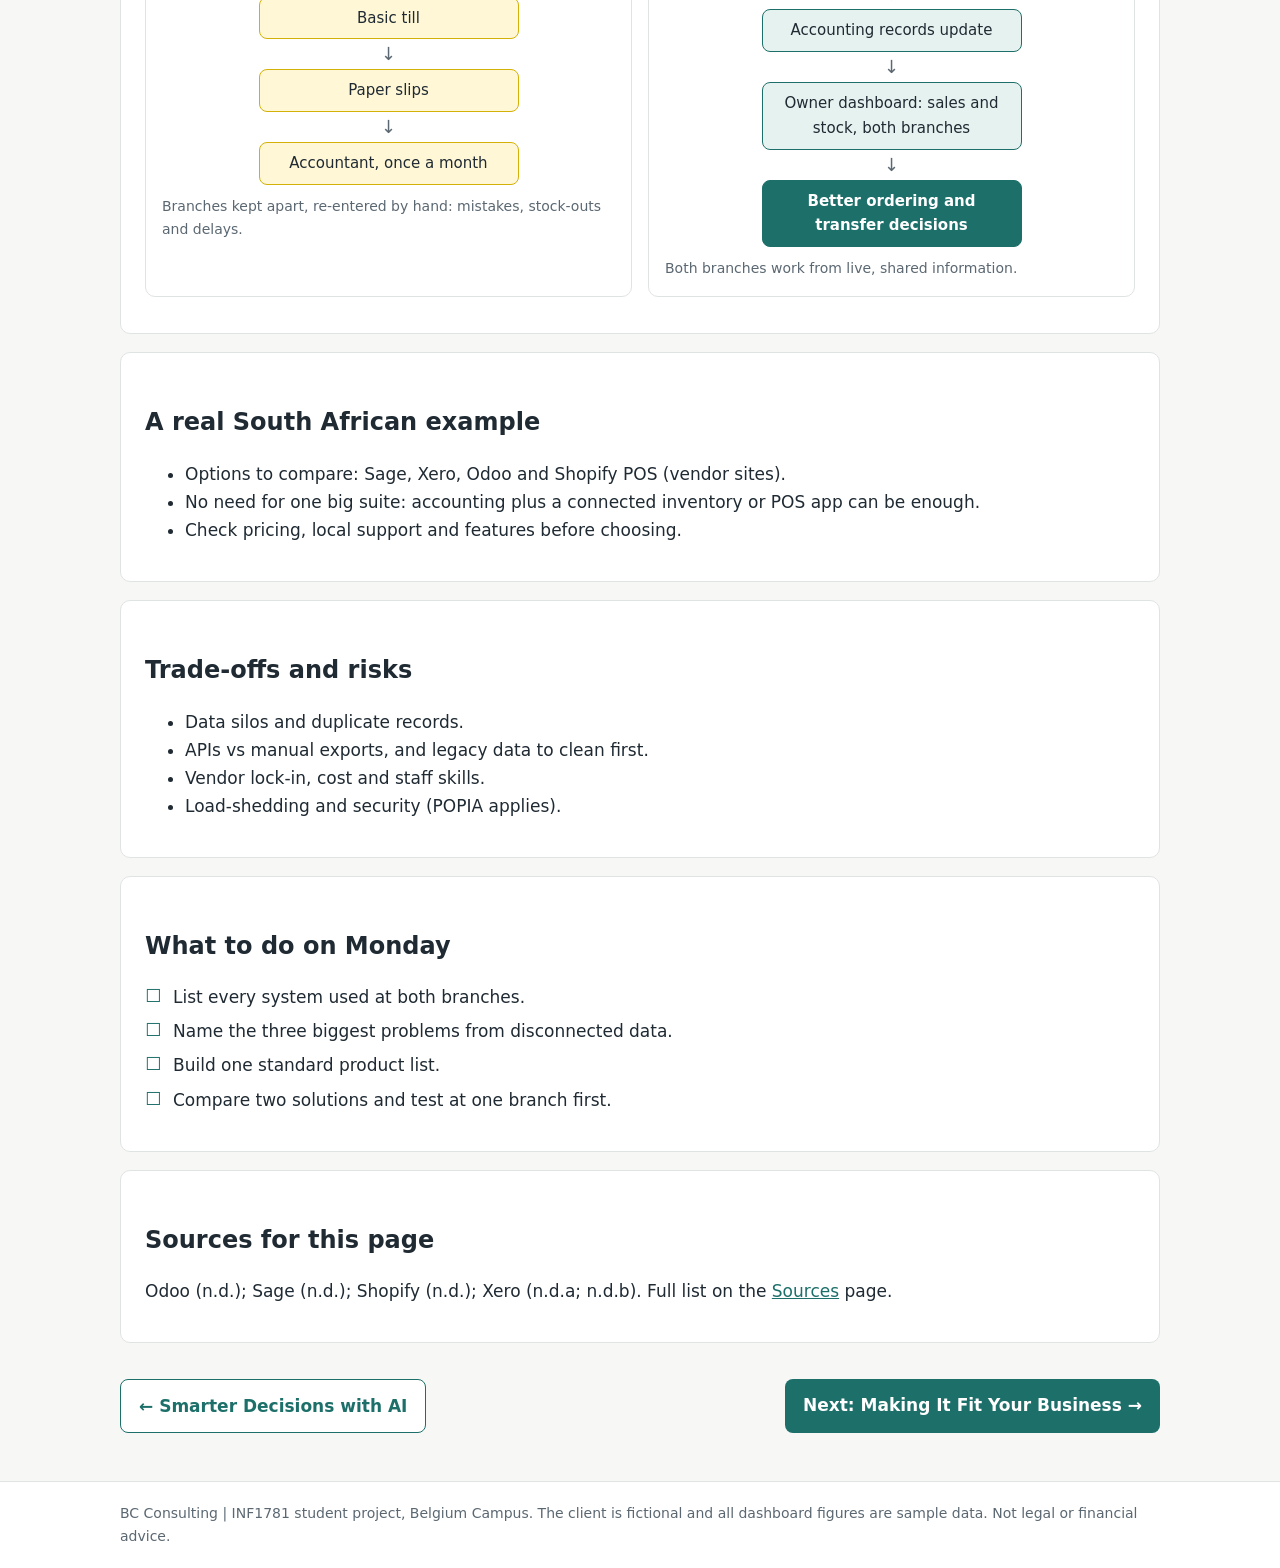
<file: systems.html>
<!doctype html>
<html lang="en">
<head>
<meta charset="utf-8">
<meta name="viewport" content="width=device-width, initial-scale=1">
<title>Connecting Your Systems | INF1781</title>
<link rel="stylesheet" href="css/style.css">
</head>
<body>
<main><div class="wrap">
<div class="breadcrumb"><a href="index.html">Start Here</a> / Connecting Your Systems</div>
<h1>Connecting Your Systems</h1>
<p class="lead">Why the till, stock and accounting should share information, and how to connect them in steps.</p>
<p class="jump">On this page: <a href="#why">Why this matters</a> | <a href="#ideas">Key ideas</a> | <a href="#store">In our store</a> | <a href="#flow">Before and after</a> | <a href="#sa">SA example</a> | <a href="#tradeoffs">Trade-offs</a> | <a href="#monday">On Monday</a> | <a href="#sources">Sources</a></p>
<section class="section" id="why">
<h2>Why this matters to you</h2>
<ul>
<li>Separate records mean no shared stock view and no clear daily profit.</li>
<li>Connecting them cuts double entry and keeps both branches consistent.</li>
</ul>
</section>
<section class="section" id="ideas">
<h2>Key ideas in plain English</h2>
<ul>
<li><b>ERP:</b> links purchasing, stock, sales and accounting.</li>
<li><b>CRM:</b> manages customer details and enquiries.</li>
<li><b>SCM:</b> manages goods between suppliers, branches and customers.</li>
<li><b>POS:</b> records sales and updates stock.</li>
<li><b>Accounting:</b> records income, expenses and accounts.</li>
<li><b>Integration:</b> these share information, so a sale is entered once.</li>
</ul>
</section>
<section class="section" id="store">
<h2>What it looks like in our store</h2>
<ul>
<li>One shared product list: unique code, standard name, price, per-branch stock.</li>
<li>Delivery, sale, reorder alert and transfer all flow from the same records.</li>
<li>Start small and connected, add modules in phases, not one big platform at once.</li>
</ul>
</section>
<section class="section" id="flow">
<h2>Before and after: how information moves</h2>
<div class="flow-wrap">
  <div class="flow">
    <h3>Before: separate records</h3>
    <div class="lane">
      <div class="box">Supplier delivery</div><div class="arrow">&darr;</div>
      <div class="box paper">Handwritten order book</div><div class="arrow">&darr;</div>
      <div class="box paper">Excel stock sheet (each branch its own)</div>
    </div>
    <div class="gap"><span>nothing connects these</span></div>
    <div class="lane">
      <div class="box">Customer sale</div><div class="arrow">&darr;</div>
      <div class="box paper">Basic till</div><div class="arrow">&darr;</div>
      <div class="box paper">Paper slips</div><div class="arrow">&darr;</div>
      <div class="box paper">Accountant, once a month</div>
    </div>
    <p class="note">Branches kept apart, re-entered by hand: mistakes, stock-outs and delays.</p>
  </div>
  <div class="flow">
    <h3>After: connected systems</h3>
    <div class="lane">
      <div class="box">Supplier delivery</div><div class="arrow">&darr;</div>
      <div class="box sys">Shared inventory system (both branches)</div><div class="arrow">&uarr;&darr;</div>
      <div class="box">Customer sale</div><div class="arrow">&darr;</div>
      <div class="box sys">POS updates stock automatically</div><div class="arrow">&darr;</div>
      <div class="box sys">Accounting records update</div><div class="arrow">&darr;</div>
      <div class="box sys">Owner dashboard: sales and stock, both branches</div><div class="arrow">&darr;</div>
      <div class="box goal">Better ordering and transfer decisions</div>
    </div>
    <p class="note">Both branches work from live, shared information.</p>
  </div>
</div>
</section>
<section class="section" id="sa">
<h2>A real South African example</h2>
<ul>
<li>Options to compare: Sage, Xero, Odoo and Shopify POS (vendor sites).</li>
<li>No need for one big suite: accounting plus a connected inventory or POS app can be enough.</li>
<li>Check pricing, local support and features before choosing.</li>
</ul>
</section>
<section class="section" id="tradeoffs">
<h2>Trade-offs and risks</h2>
<ul>
<li>Data silos and duplicate records.</li>
<li>APIs vs manual exports, and legacy data to clean first.</li>
<li>Vendor lock-in, cost and staff skills.</li>
<li>Load-shedding and security (POPIA applies).</li>
</ul>
</section>
<section class="section" id="monday">
<h2>What to do on Monday</h2>
<ul class="checklist">
<li>List every system used at both branches.</li>
<li>Name the three biggest problems from disconnected data.</li>
<li>Build one standard product list.</li>
<li>Compare two solutions and test at one branch first.</li>
</ul>
</section>
<section class="section" id="sources">
<h2>Sources for this page</h2>
<p>Odoo (n.d.); Sage (n.d.); Shopify (n.d.); Xero (n.d.a; n.d.b). Full list on the <a href="sources.html">Sources</a> page.</p>
</section>

<div id="next-prev"></div>
</div></main>
<script src="js/nav.js"></script>
</body>
</html>
</file>
<file: css/style.css>
:root{
  --bg:#f7f8f6;--surface:#ffffff;--ink:#1f2a33;--muted:#5b6872;--line:#dfe4e2;
  --brand:#1d6f6a;--brand-ink:#ffffff;--accent:#e08a2c;--soft:#e6f2f0;
  --red:#c0392b;--amber:#d68910;--green:#1e8449;
  --radius:10px;--max:1080px;
}
*{box-sizing:border-box}
html{scroll-behavior:smooth}
body{margin:0;background:var(--bg);color:var(--ink);font:17px/1.65 "Segoe UI",system-ui,-apple-system,Roboto,Arial,sans-serif}
a{color:var(--brand)}
img{max-width:100%}
.wrap{max-width:var(--max);margin:0 auto;padding:0 20px}

/* header + nav */
.site-header{position:sticky;top:0;z-index:10;background:var(--surface);border-bottom:1px solid var(--line)}
.site-header .wrap{display:flex;align-items:center;justify-content:space-between;gap:16px;min-height:62px}
.logo{font-weight:700;color:var(--ink);text-decoration:none;font-size:18px}
.logo span{color:var(--brand)}
.nav-toggle{display:none;background:none;border:1px solid var(--line);border-radius:8px;padding:6px 12px;font-size:16px;cursor:pointer}
.main-nav ul{list-style:none;margin:0;padding:0;display:flex;flex-wrap:wrap;gap:4px}
.main-nav a{display:block;padding:8px 10px;border-radius:8px;text-decoration:none;color:var(--ink);font-size:15px}
.main-nav a:hover{background:var(--soft)}
.main-nav a.active{background:var(--brand);color:var(--brand-ink)}
@media (max-width:900px){
  .nav-toggle{display:block}
  .main-nav{display:none;position:absolute;left:0;right:0;top:62px;background:var(--surface);border-bottom:1px solid var(--line)}
  .main-nav.open{display:block}
  .main-nav ul{flex-direction:column;padding:8px 20px 16px}
}

/* page */
main{padding:28px 0 48px}
.breadcrumb{font-size:14px;color:var(--muted);margin-bottom:8px}
.breadcrumb a{color:var(--muted)}
h1{font-size:34px;line-height:1.2;margin:0 0 10px}
h2{font-size:24px;margin:36px 0 10px;padding-top:6px}
h3{font-size:19px;margin:22px 0 6px}
.lead{font-size:19px;color:var(--muted);max-width:760px}
.section{background:var(--surface);border:1px solid var(--line);border-radius:var(--radius);padding:8px 24px 20px;margin:18px 0}
.subnav{display:flex;flex-wrap:wrap;gap:8px;margin:14px 0 4px}
.subnav a{padding:6px 12px;border:1px solid var(--line);border-radius:999px;text-decoration:none;font-size:14px;background:var(--surface)}
.subnav a.active{background:var(--brand);border-color:var(--brand);color:#fff}
.jump{font-size:14px;color:var(--muted)}
.callout{background:var(--soft);border-left:4px solid var(--brand);padding:12px 16px;border-radius:6px;margin:14px 0}
.callout.warn{background:#fdf1e3;border-color:var(--accent)}
.placeholder{background:#fff7d6;border:1px dashed #d4b106;padding:10px 14px;border-radius:6px;color:#6b5900;font-size:15px}
table{border-collapse:collapse;width:100%;margin:12px 0;font-size:15px;background:var(--surface)}
th,td{border:1px solid var(--line);padding:8px 10px;text-align:left;vertical-align:top}
th{background:var(--soft)}
.table-scroll{overflow-x:auto}
.checklist{list-style:none;padding-left:0}
.checklist li{padding-left:28px;position:relative;margin:6px 0}
.checklist li::before{content:"\2610";position:absolute;left:0;color:var(--brand);font-size:18px;line-height:1.4}

/* cards */
.cards{display:grid;grid-template-columns:repeat(auto-fit,minmax(220px,1fr));gap:14px;margin:16px 0}
.card{background:var(--surface);border:1px solid var(--line);border-radius:var(--radius);padding:16px;text-decoration:none;color:var(--ink);display:block}
.card:hover{border-color:var(--brand)}
.card h3{margin:0 0 4px;color:var(--brand)}
.card p{margin:0;color:var(--muted);font-size:15px}
.hero{background:var(--brand);color:#fff;border-radius:var(--radius);padding:34px 28px;margin-bottom:18px}
.hero h1{color:#fff}
.hero .lead{color:#d9efec}

/* next */
.next-link{display:flex;justify-content:space-between;gap:12px;margin-top:36px;flex-wrap:wrap}
.next-link a{background:var(--brand);color:#fff;text-decoration:none;padding:12px 18px;border-radius:8px;font-weight:600}
.next-link a.prev{background:var(--surface);color:var(--brand);border:1px solid var(--brand)}

.site-footer{border-top:1px solid var(--line);padding:20px 0;color:var(--muted);font-size:14px;background:var(--surface)}

/* dashboard */
.badge{display:inline-block;background:var(--accent);color:#fff;font-size:13px;font-weight:700;padding:4px 10px;border-radius:999px}
.filter{display:flex;gap:8px;flex-wrap:wrap;margin:14px 0}
.filter button{border:1px solid var(--brand);background:#fff;color:var(--brand);padding:7px 14px;border-radius:999px;cursor:pointer;font-size:14px}
.filter button.on{background:var(--brand);color:#fff}
.kpis{display:grid;grid-template-columns:repeat(auto-fit,minmax(200px,1fr));gap:14px;margin:14px 0}
.kpi{background:var(--surface);border:1px solid var(--line);border-radius:var(--radius);padding:14px 16px}
.kpi .label{font-size:14px;color:var(--muted)}
.kpi .value{font-size:28px;font-weight:700;margin:2px 0}
.kpi .sub{font-size:13px;color:var(--muted)}
.charts{display:grid;grid-template-columns:repeat(auto-fit,minmax(320px,1fr));gap:14px}
.chart-box{background:var(--surface);border:1px solid var(--line);border-radius:var(--radius);padding:14px 16px}
.chart-box h3{margin-top:0}
.chart-box canvas{max-height:300px}
.explain{font-size:15px;color:var(--muted);margin-top:8px}
.tag{display:inline-block;padding:2px 8px;border-radius:999px;font-size:13px;color:#fff;white-space:nowrap}
.tag.red{background:var(--red)}.tag.amber{background:var(--amber)}.tag.green{background:var(--green)}

.chart-box.wide{grid-column:1/-1}
.chart-box .tall{position:relative;height:440px}
.chart-box .tall canvas{max-height:none}

/* before / after information flow (systems page) */
.flow-wrap{display:grid;grid-template-columns:repeat(auto-fit,minmax(300px,1fr));gap:16px;margin:16px 0}
.flow{background:var(--surface);border:1px solid var(--line);border-radius:var(--radius);padding:16px}
.flow h3{margin-top:0}
.flow .lane{display:flex;flex-direction:column;align-items:center;gap:6px;margin:10px 0}
.flow .box{width:100%;max-width:260px;text-align:center;padding:8px 10px;border-radius:8px;border:1px solid var(--line);background:var(--bg);font-size:15px}
.flow .box.paper{border-color:#d4b106;background:#fff7d6}
.flow .box.sys{border-color:var(--brand);background:var(--soft)}
.flow .box.goal{background:var(--brand);color:#fff;border-color:var(--brand);font-weight:600}
.flow .arrow{color:var(--muted);font-size:18px;line-height:1}
.flow .note{font-size:14px;color:var(--muted);margin:8px 0 0}
.flow .gap{border-top:2px dashed var(--red);margin:22px 0 18px;position:relative}
.flow .gap span{position:absolute;top:-11px;left:50%;transform:translateX(-50%);background:var(--surface);color:var(--red);font-size:13px;padding:0 6px;white-space:nowrap}
</file>
